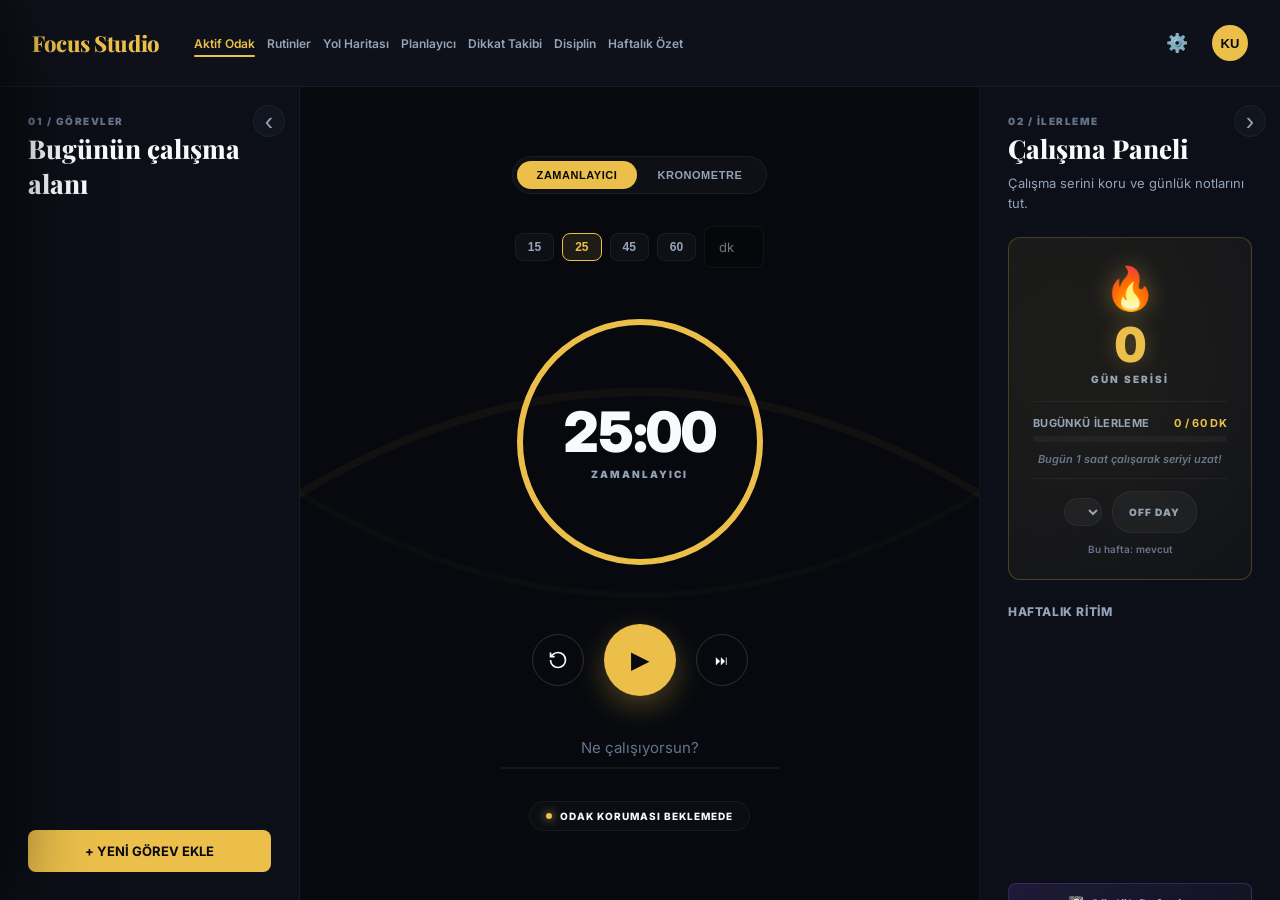
<file: web/index.html>
<!DOCTYPE html>
<html lang="tr">
<head>
    <meta charset="UTF-8">
    <meta name="viewport" content="width=device-width, initial-scale=1.0">
    <title>Focus OS - Focus Studio</title>
    <link rel="stylesheet" href="style.css?v=5">
</head>
<body>
    <main class="app-shell">
        <!-- HEADER -->
        <header class="studio-header">
            <div class="header-left">
                <a href="#" class="logo-serif">Focus Studio</a>
                <nav class="nav-links">
                    <button class="nav-link nav-button active" id="nav-focus" onclick="closeRoadmap()">Aktif Odak</button>
                    <button class="nav-link nav-button" id="nav-routines" onclick="openRoutines()">Rutinler</button>
                    <button class="nav-link nav-button" id="nav-roadmap" onclick="openRoadmap()">Yol Haritası</button>
                    <button class="nav-link nav-button" onclick="openPlanner()">Planlayıcı</button>
                    <button class="nav-link nav-button" onclick="toggleSidebarTab('guardian')">Dikkat Takibi</button>
                    <button class="nav-link nav-button" onclick="openDisciplineDashboard()">Disiplin</button>
                    <button class="nav-link nav-button" onclick="openWeeklyReviewManual()">Haftalık Özet</button>
                </nav>
            </div>
            <div class="header-right">
                <button class="header-icon-btn" onclick="toggleSidebar()" title="Ayarlar">⚙️</button>
                <div class="profile-hover-area" onmouseenter="ensureAvatarProfiles()">
                    <button id="user-avatar" class="avatar-circle" title="Profil ve veri ayarları" onclick="openPreferences()" aria-haspopup="menu">KU</button>
                    <div class="profile-quick-menu" role="menu" aria-label="Dikkat profilleri">
                        <div class="profile-quick-title">Dikkat profili</div>
                        <div id="avatar-profile-list" class="avatar-profile-list">
                            <div class="profile-quick-empty">Profiller yükleniyor…</div>
                        </div>
                        <button class="profile-settings-link" onclick="openPreferences()">Profil ve Veri Merkezi →</button>
                    </div>
                </div>
            </div>
        </header>

        <!-- MAIN LAYOUT GRID -->
        <div class="main-grid">
            <!-- LEFT PANEL: GÖREVLER -->
            <div class="widget-panel" id="left-panel">
                <button class="panel-collapse-button" onclick="toggleFocusPanel('left')" title="Bugünün çalışma alanını daralt" aria-label="Bugünün çalışma alanını aç veya kapat">‹</button>
                <div class="panel-kicker">01 / GÖREVLER</div>
                <div class="panel-title">Bugünün çalışma alanı</div>
                <div id="weekly-priorities-bar" class="weekly-priorities-bar" style="display:none;"></div>

                <!-- Combined Unified Scroll List -->
                <div id="tasks-list" class="scroll-list">
                    <!-- JS renders: Morning routines, Tasks, Evening routines -->
                </div>

                <!-- Bottom Add Button -->
                <button class="btn btn-primary btn-full mt-auto" onclick="openAddTaskModal()">+ YENİ GÖREV EKLE</button>
            </div>

            <!-- CENTER PANEL: TIMER -->
            <div class="widget-panel focus-panel" id="center-panel">
                <!-- SVG Wave Glow Background -->
                <div class="sine-wave-container">
                    <svg class="sine-wave-svg" viewBox="0 0 800 200" preserveAspectRatio="none">
                        <path d="M 0 100 Q 200 50, 400 100 T 800 100" fill="none" stroke="rgba(235, 191, 74, 0.08)" stroke-width="2"></path>
                        <path d="M 0 100 Q 200 150, 400 100 T 800 100" fill="none" stroke="rgba(235, 191, 74, 0.04)" stroke-width="1.5"></path>
                    </svg>
                </div>

                <div class="timer-wrapper">
                    <!-- Mode Switcher -->
                    <div class="mode-selector">
                        <button class="mode-btn active" id="mode-timer" onclick="switchMode('timer')">Zamanlayıcı</button>
                        <button class="mode-btn" id="mode-stopwatch" onclick="switchMode('stopwatch')">Kronometre</button>
                    </div>

                    <!-- Preset Selectors (Visible only when configuring) -->
                    <div id="timer-setup">
                        <div class="preset-row">
                            <button class="preset-btn" onclick="setPreset(15)">15</button>
                            <button class="preset-btn active" onclick="setPreset(25)">25</button>
                            <button class="preset-btn" onclick="setPreset(45)">45</button>
                            <button class="preset-btn" onclick="setPreset(60)">60</button>
                            <input type="number" id="customMinutes" class="custom-time-input" placeholder="dk" onchange="setCustomTime()">
                        </div>
                    </div>

                    <!-- Circular Progress Ring -->
                    <div class="timer-container">
                        <svg class="timer-svg" viewBox="0 0 200 200" aria-hidden="true">
                            <circle cx="100" cy="100" r="80" class="timer-bg-circle"></circle>
                            <circle id="timer-circle" cx="100" cy="100" r="80" class="timer-progress"
                                    stroke-dasharray="502.65" stroke-dashoffset="0"></circle>
                        </svg>
                        <div class="timer-text-group">
                            <span id="focus-timer-text" class="timer-digits">25:00</span>
                            <span id="timer-mode-label" class="timer-label">Zamanlayıcı</span>
                        </div>
                    </div>

                    <!-- Controls -->
                    <div id="timer-controls" class="timer-controls">
                        <!-- Left reset -->
                        <button onclick="resetTimer()" class="control-btn-circle" title="Sıfırla">
                            <svg viewBox="0 0 24 24" width="20" height="20" fill="none" stroke="currentColor" stroke-width="2"><path d="M3 12a9 9 0 1 0 9-9 9.75 9.75 0 0 0-6.74 2.74L3 8"/><path d="M3 3v5h5"/></svg>
                        </button>
                        <!-- Center Play/Pause -->
                        <button id="focusBtn" onclick="startFocus()" class="control-btn-circle main-btn" title="Başlat">
                            <span id="main-btn-icon">▶</span>
                        </button>
                        <!-- Right Skip -->
                        <button id="pauseBtn" onclick="togglePause()" class="control-btn-circle" style="display:none;" title="Duraklat">
                            ⏸
                        </button>
                        <button id="skipBtn" onclick="skipTimer()" class="control-btn-circle" title="Sonraki Görev / Geç">
                            ⏭
                        </button>
                    </div>

                    <!-- Subject Input -->
                    <input id="studySubjectInput" type="text" placeholder="Ne çalışıyorsun?" class="study-subject-input">

                    <!-- System Status Badge -->
                    <div class="status-pill-indicator" id="focus-runtime-status">
                        <span class="status-dot"></span>
                        Odak koruması beklemede
                    </div>
                </div>
            </div>

            <!-- RIGHT PANEL: ÇALIŞMA PANELİ -->
            <div class="widget-panel" id="right-panel">
                <button class="panel-collapse-button" onclick="toggleFocusPanel('right')" title="Çalışma panelini daralt" aria-label="Çalışma panelini aç veya kapat">›</button>
                <div class="panel-kicker">02 / İLERLEME</div>
                <div class="panel-title">Çalışma Paneli</div>
                <p class="panel-subtitle">Çalışma serini koru ve günlük notlarını tut.</p>

                <!-- Streak Widget -->
                <div class="streak-widget" id="streak-widget">
                    <div class="streak-flame-container">
                        <div class="streak-flame" id="streak-flame">🔥</div>
                    </div>
                    <div class="streak-info">
                        <div class="streak-number" id="streak-number">0</div>
                        <div class="streak-label">GÜN SERİSİ</div>
                    </div>
                    <div class="streak-progress-section">
                        <div class="streak-progress-label">
                            <span>Bugünkü ilerleme</span>
                            <span id="streak-progress-text" class="analysis-val">0 / 60 dk</span>
                        </div>
                        <div class="streak-progress-bar">
                            <div id="streak-progress-fill" class="streak-progress-fill"></div>
                        </div>
                        <div id="streak-motivation" class="streak-motivation">Bugün 1 saat çalışarak seriyi uzat!</div>
                    </div>
                    <div class="off-day-section">
                        <select id="off-day-date" class="off-day-date" title="OFF DAY uygulanacak gün" aria-label="OFF DAY uygulanacak gün"></select>
                        <button id="off-day-btn" class="btn btn-offday" onclick="useOffDay()">OFF DAY</button>
                        <span id="off-day-status" class="off-day-status">Bu hafta: mevcut</span>
                    </div>
                </div>

                <!-- Weekly Rhythm Chart -->
                <div class="analysis-section" style="margin-top: 24px;">
                    <div class="analysis-label-row">
                        <span>Haftalık Ritim</span>
                    </div>
                    <div id="historyChart" class="chart-container-right"></div>
                </div>

                <!-- Bottom Actions -->
                <div class="right-panel-actions">
                    <button class="btn btn-journal btn-full" onclick="openJournal()">
                        <span class="journal-btn-icon">📓</span> Günlük Defterim
                    </button>
                    <button class="btn btn-danger btn-full" onclick="endDayProtocol()">Günü sonlandır</button>
                </div>
            </div>
        </div>

        <!-- SIDEBAR BACKDROP OVERLAY -->
        <div id="sidebar-overlay" class="sidebar-overlay" onclick="toggleSidebar()"></div>

        <!-- SIDEBAR -->
        <div id="app-sidebar" class="app-sidebar">
            <div class="sidebar-header">
                <span class="sidebar-title">Ayarlar & Geçmiş</span>
                <button class="sidebar-close-btn" onclick="toggleSidebar()">✕</button>
            </div>
            
            <div class="sidebar-tabs">
                <button id="tab-btn-alltime" class="sidebar-tab-btn active" onclick="switchSidebarTab('alltime')">Tüm Zamanlar</button>
                <button id="tab-btn-guardian" class="sidebar-tab-btn" onclick="switchSidebarTab('guardian')">Siber Gardiyan</button>
            </div>
            
            <div class="sidebar-content">
                <!-- Tab: Tüm Zamanlar -->
                <div id="sidebar-tab-alltime" class="sidebar-tab-content active">
                    <div class="modal-desc">Geçmiş çalışma verilerinizi inceleyin ve süreleri düzenlemek için üzerlerine tıklayın.</div>
                    
                    <!-- Action button for repeat tasks inside sidebar -->
                    <button class="btn btn-soft btn-full mb-sm" onclick="openSmartRepeatModal()" style="margin-bottom: 20px;">🤖 AKILLI TEKRAR ASİSTANI</button>
                    
                    <table class="report-table">
                        <thead>
                            <tr>
                                <th>Tarih</th>
                                <th>Gün</th>
                                <th>Toplam Süre</th>
                            </tr>
                        </thead>
                        <tbody id="alltime-table-body">
                            <!-- Rendered via JS -->
                        </tbody>
                    </table>
                </div>
                
                <!-- Tab: Siber Gardiyan -->
                <div id="sidebar-tab-guardian" class="sidebar-tab-content">
                    <div class="modal-desc">Odaklanmanızı engelleyen uygulamaları (.exe) kara listeye ekleyin.</div>
                    
                    <div class="inline-form">
                        <button onclick="document.getElementById('exePicker').click()" class="btn btn-primary btn-full">📁 UYGULAMA (.EXE) EKLE</button>
                        <input type="file" id="exePicker" accept=".exe" style="display:none;">
                    </div>

                    <!-- El Sallama Modu Süre Sıklığı Ayarı -->
                    <div class="section-label">El Sallama Modu (Check-in)</div>
                    <div class="inline-form" style="align-items: center; justify-content: space-between;">
                        <span style="font-size:12px; color:var(--text-muted);">Kontrol sıklığı (dk):</span>
                        <div style="display: flex; gap: 8px; align-items: center;">
                            <input id="checkinIntervalInput" type="number" class="custom-time-input" value="10" min="1" style="width: 60px;">
                            <button id="checkinToggleBtn" class="btn btn-ghost btn-small" onclick="toggleCheckinMode()">El sallama modu: kapalı</button>
                        </div>
                    </div>

                    <div class="section-label">Ekran Süresi Raporu</div>
                    <button class="btn btn-ghost btn-full" onclick="openUsageReport()" style="margin-bottom: 20px;">📊 Kara Liste Ekran Süresi Raporu</button>
                    
                    <div class="section-label">Canlı Karaliste Listesi</div>
                    <div id="blacklist-ul" style="display: flex; flex-direction: column; gap: 10px;">
                        <!-- Blacklist apps rendered here -->
                    </div>
                </div>
            </div>
        </div>

        <!-- MODAL: YENİ GÖREV / ETKİNLİK EKLEME -->
        <div id="add-task-modal" class="modal-overlay">
            <div class="modal-box">
                <button class="modal-close" onclick="closeModal('add-task-modal')">×</button>
                <div class="modal-title">Yeni Öğe Ekle</div>
                <div class="modal-desc">Yeni bir odaklanma görevi veya geri sayımı olan önemli bir tarih ekleyin.</div>

                <div class="sidebar-tabs" style="border-radius: 8px; overflow: hidden; margin-bottom: 20px;">
                    <button id="add-tab-task" class="sidebar-tab-btn active" onclick="switchAddTab('task')">Odak Görevi</button>
                    <button id="add-tab-date" class="sidebar-tab-btn" onclick="switchAddTab('date')">Önemli Tarih</button>
                </div>

                <!-- Form: Odak Görevi -->
                <div id="add-form-task">
                    <div class="inline-form" style="flex-direction: column; gap: 12px; margin-bottom: 0;">
                        <div>
                            <label class="section-label" style="margin: 0 0 6px; display: block;">Görev Adı</label>
                            <input id="taskName" type="text" placeholder="Örn: C Programlama Çalışması" class="input-field">
                        </div>
                        <div>
                            <label class="section-label" style="margin: 0 0 6px; display: block;">Çalışma Süresi (Dakika)</label>
                            <input id="taskHours" type="number" placeholder="Dakika girin (Örn: 45)" class="input-field">
                        </div>
                        <button class="btn btn-primary btn-full" onclick="addNewFocusTask()" style="margin-top: 10px;">GÖREVİ LİSTEYE EKLE</button>
                    </div>
                </div>

                <!-- Form: Önemli Tarih -->
                <div id="add-form-date" style="display: none;">
                    <div class="inline-form" style="flex-direction: column; gap: 12px; margin-bottom: 0;">
                        <div>
                            <label class="section-label" style="margin: 0 0 6px; display: block;">Etkinlik / Sınav Adı</label>
                            <input id="importantDateName" type="text" placeholder="Örn: Matematik Vize Sınavı" class="input-field">
                        </div>
                        <div>
                            <label class="section-label" style="margin: 0 0 6px; display: block;">Tarih</label>
                            <input id="importantDatePicker" type="date" class="input-field">
                        </div>
                        <button class="btn btn-primary btn-full" onclick="addNewImportantDate()" style="margin-top: 10px;">ETKİNLİĞİ EKLE</button>
                    </div>
                </div>

                <!-- Form: Rutin Ekle -->
                <div id="add-form-routine" style="display: none;">
                    <div class="inline-form" style="flex-direction: column; gap: 12px; margin-bottom: 0;">
                        <div>
                            <label class="section-label" style="margin: 0 0 6px; display: block;">Zaman Dilimi</label>
                            <div class="period-tabs">
                                <button class="period-tab active" data-period="morning" onclick="selectRoutinePeriod('morning')">🌅 SABAH</button>
                                <button class="period-tab" data-period="noon" onclick="selectRoutinePeriod('noon')">☀️ ÖĞLEN</button>
                                <button class="period-tab" data-period="evening" onclick="selectRoutinePeriod('evening')">🌙 AKŞAM</button>
                            </div>
                        </div>
                        <div>
                            <label class="section-label" style="margin: 0 0 6px; display: block;">Rutin Adı</label>
                            <input id="routineName" type="text" placeholder="Örn: 10 dk meditasyon" class="input-field">
                        </div>
                        <div>
                            <label class="section-label" style="margin: 0 0 6px; display: block;">Süre (Dakika)</label>
                            <input id="routineDuration" type="number" placeholder="5" class="input-field" value="5">
                        </div>
                        <div>
                            <label class="section-label" style="margin: 0 0 6px; display: block;">İkon</label>
                            <div id="emoji-picker" class="emoji-picker-grid">
                                <button type="button" class="emoji-btn active" onclick="selectRoutineEmoji(this, '💧')">💧</button>
                                <button type="button" class="emoji-btn" onclick="selectRoutineEmoji(this, '🧘')">🧘</button>
                                <button type="button" class="emoji-btn" onclick="selectRoutineEmoji(this, '📖')">📖</button>
                                <button type="button" class="emoji-btn" onclick="selectRoutineEmoji(this, '✏️')">✏️</button>
                                <button type="button" class="emoji-btn" onclick="selectRoutineEmoji(this, '🏃')">🏃</button>
                                <button type="button" class="emoji-btn" onclick="selectRoutineEmoji(this, '🎯')">🎯</button>
                                <button type="button" class="emoji-btn" onclick="selectRoutineEmoji(this, '🌙')">🌙</button>
                                <button type="button" class="emoji-btn" onclick="selectRoutineEmoji(this, '☀️')">☀️</button>
                                <button type="button" class="emoji-btn" onclick="selectRoutineEmoji(this, '📝')">📝</button>
                                <button type="button" class="emoji-btn" onclick="selectRoutineEmoji(this, '💪')">💪</button>
                                <button type="button" class="emoji-btn" onclick="selectRoutineEmoji(this, '🧠')">🧠</button>
                                <button type="button" class="emoji-btn" onclick="selectRoutineEmoji(this, '🎵')">🎵</button>
                            </div>
                        </div>
                        <div>
                            <label class="section-label" style="margin: 0 0 6px; display: block;">Aktif Günler</label>
                            <div class="day-toggle-row">
                                <button type="button" class="day-toggle active" data-day="1" onclick="toggleRoutineDay(this)">Pzt</button>
                                <button type="button" class="day-toggle active" data-day="2" onclick="toggleRoutineDay(this)">Sal</button>
                                <button type="button" class="day-toggle active" data-day="3" onclick="toggleRoutineDay(this)">Çar</button>
                                <button type="button" class="day-toggle active" data-day="4" onclick="toggleRoutineDay(this)">Per</button>
                                <button type="button" class="day-toggle active" data-day="5" onclick="toggleRoutineDay(this)">Cum</button>
                                <button type="button" class="day-toggle active" data-day="6" onclick="toggleRoutineDay(this)">Cts</button>
                                <button type="button" class="day-toggle active" data-day="7" onclick="toggleRoutineDay(this)">Paz</button>
                            </div>
                        </div>
                        <button class="btn btn-primary btn-full" onclick="saveNewRoutine()" style="margin-top: 10px;">RUTİNİ LİSTEYE EKLE</button>
                    </div>
                </div>
            </div>
        </div>

        <!-- MODAL: AKILLI TEKRAR -->
        <div id="smart-modal" class="modal-overlay">
            <div class="modal-box">
                <button class="modal-close" onclick="closeModal('smart-modal')">×</button>
                <div class="modal-title">Akıllı Tekrar Asistanı</div>
                <div class="modal-desc">Bugünkü derslerinize göre tekrar görevleri oluşturun.</div>

                <div id="today-lessons-info" class="modal-info"></div>

                <div style="display: flex; flex-direction: column; gap: 12px; margin-bottom: 20px;">
                    <button class="btn btn-ghost btn-full" onclick="applyStrategy('daily')" style="justify-content: flex-start; text-align: left; height: auto; padding: 14px 20px; flex-direction: column; align-items: flex-start;">
                        <span style="font-weight: 800; color: var(--accent); margin-bottom: 4px;">🔄 Her Derse Akşam Tekrarı</span>
                        <span style="font-size: 11px; font-weight: 400; color: var(--text-muted);">Her dersin gününe 45 dakikalık bir akşam tekrarı atar.</span>
                    </button>
                    <button class="btn btn-ghost btn-full" onclick="applyStrategy('spaced')" style="justify-content: flex-start; text-align: left; height: auto; padding: 14px 20px; flex-direction: column; align-items: flex-start;">
                        <span style="font-weight: 800; color: var(--accent); margin-bottom: 4px;">📈 Unutma Eğrisi Metodu (1-3-7)</span>
                        <span style="font-size: 11px; font-weight: 400; color: var(--text-muted);">Öğrenilenleri kalıcı kılmak için 1, 3 ve 7 gün sonrasına tekrarlar böler.</span>
                    </button>
                </div>

                <div class="section-label">Bugünün Tekrar Görevleri</div>
                <div id="smart-tasks-list" style="display:flex; flex-direction:column; gap:8px; margin-bottom: 16px;"></div>

                <div class="section-label">Manuel Tekrar Görevi Ekle</div>
                <div class="inline-form">
                    <input id="manualTaskName" type="text" placeholder="Görev Adı" class="input-field">
                    <input id="manualTaskMin" type="number" placeholder="dk" class="custom-time-input">
                    <button class="btn btn-primary btn-small" onclick="addManualSmartTask()">Ekle</button>
                </div>
            </div>
        </div>

        <!-- MODAL: EKRAN SÜRESİ RAPORU -->
        <div id="usage-modal" class="modal-overlay">
            <div class="modal-box">
                <button class="modal-close" onclick="closeModal('usage-modal')">×</button>
                <div class="modal-title">Günlük Ekran Süresi Raporu</div>
                <div class="modal-desc">Kara listedeki kısıtlanmış uygulamaların bugünkü kullanım süreleri.</div>
                <table class="report-table">
                    <thead>
                        <tr>
                            <th>Uygulama</th>
                            <th>Toplam Kullanım Süresi</th>
                        </tr>
                    </thead>
                    <tbody id="usage-table-body">
                        <!-- Rendered via JS -->
                    </tbody>
                </table>
            </div>
        </div>

        <!-- MODAL: GÜNÜ BİTİR RAPORU -->
        <div id="endday-modal" class="modal-overlay">
            <div class="modal-box modal-wide">
                <button class="modal-close" onclick="closeModal('endday-modal')">×</button>
                <div class="modal-title">Gün Sonu Protokolü</div>
                <div class="modal-desc"><strong id="endday-stat">0</strong> dakika odaklandın. Günü bilinçli kapat ve yarına temiz başla.</div>
                <div id="endday-message" class="insight-banner"></div>
                <div class="form-grid-2">
                    <div>
                        <label class="section-label" for="endday-wins">Bugünün kazanımları</label>
                        <textarea id="endday-wins" class="input-field compact-textarea" placeholder="Neyi iyi yaptın?"></textarea>
                    </div>
                    <div>
                        <label class="section-label" for="endday-blockers">Seni ne engelledi?</label>
                        <textarea id="endday-blockers" class="input-field compact-textarea" placeholder="Yarın neyi değiştireceksin?"></textarea>
                    </div>
                </div>
                <label class="section-label" for="endday-first-task">Yarının ilk odak görevi</label>
                <input id="endday-first-task" class="input-field" placeholder="Sabah ilk başlayacağın iş">
                <div class="section-label">Yarına taşınacak görevler</div>
                <div id="endday-carry-list" class="selection-list"></div>
                <button class="btn btn-primary btn-full" onclick="finalizeDayReview()">Günü Kapat ve Yarını Hazırla</button>
            </div>
        </div>

        <!-- POPUP FALLBACK CHECK-IN OVERLAY (In case Always-On-Top fails) -->
        <div id="checkin-overlay" class="checkin-overlay">
            <div class="checkin-box">
                <div class="checkin-icon">⏳</div>
                <div class="checkin-title">Hala Çalışıyor musun?</div>
                <div class="checkin-desc">Odaklanmaya devam edip etmediğinizi doğrulamak için lütfen onaylayın.</div>
                <div id="checkin-countdown" class="checkin-countdown">10</div>
                <div class="checkin-actions">
                    <button class="btn btn-success" onclick="checkinYes()">Evet, Çalışıyorum</button>
                    <button class="btn btn-danger" onclick="checkinNo()">Hayır, Durdur</button>
                </div>
            </div>
        </div>
        <!-- MODAL: GÜNLÜK DEFTERİ -->
        <div id="journal-modal" class="modal-overlay">
            <div class="journal-book-wrapper">
                <div class="modal-box journal-box">
                    <button class="modal-close" onclick="closeJournal()">×</button>
                    <div class="journal-header">
                        <div class="journal-title-row">
                            <span class="journal-emoji">📓</span>
                            <div class="modal-title">Günlük Defterim</div>
                        </div>
                        <div class="journal-date-nav">
                            <button class="btn btn-ghost btn-small" onclick="journalPrevDay()">◀</button>
                            <span id="journal-date-display" class="journal-date-text"></span>
                            <button class="btn btn-ghost btn-small" onclick="journalNextDay()">▶</button>
                        </div>
                    </div>
                    <textarea id="journal-textarea" class="journal-textarea" placeholder="Bugün neler oldu? Düşüncelerini, notlarını buraya yaz..."></textarea>
                    <button class="btn btn-primary btn-full" onclick="saveJournalNote()" style="margin-bottom: 16px;">💾 Kaydet</button>
                    
                    <div class="section-label">Geçmiş Notlarım</div>
                    <div id="journal-history" class="journal-history"></div>
                </div>
            </div>
        </div>

        <!-- MODAL: ODAK SKORU -->
        <div id="focus-score-modal" class="modal-overlay">
            <div class="modal-box modal-center focus-score-box">
                <div class="modal-title">Bu seansı nasıl değerlendirirsin?</div>
                <div class="star-rating" id="star-rating">
                    <span class="star" data-score="1" onclick="selectFocusScore(1)">⭐</span>
                    <span class="star" data-score="2" onclick="selectFocusScore(2)">⭐</span>
                    <span class="star" data-score="3" onclick="selectFocusScore(3)">⭐</span>
                    <span class="star" data-score="4" onclick="selectFocusScore(4)">⭐</span>
                    <span class="star" data-score="5" onclick="selectFocusScore(5)">⭐</span>
                </div>
                <div id="focus-score-timer" class="focus-score-timer">10</div>
                <button class="btn btn-primary btn-full" onclick="saveFocusScore()">Kaydet</button>
            </div>
        </div>

        <!-- MODAL: HAFTALIK DEĞERLENDİRME -->
        <div id="weekly-review-modal" class="modal-overlay">
            <div class="modal-box weekly-review-box">
                <button class="modal-close" onclick="closeWeeklyReview()">×</button>
                <div class="modal-title">📊 Haftalık Değerlendirme</div>
                <div class="modal-desc">Geçen haftanın performans özeti</div>

                <div id="weekly-stats-grid" class="weekly-stats-grid"></div>

                <div class="section-label" style="margin-top: 20px;">Bu hafta ne üzerine çalışacaksın?</div>
                <div style="display:flex; flex-direction:column; gap:8px; margin-bottom:16px;">
                    <input id="priority-1" type="text" placeholder="Öncelik 1" class="input-field">
                    <input id="priority-2" type="text" placeholder="Öncelik 2" class="input-field">
                    <input id="priority-3" type="text" placeholder="Öncelik 3" class="input-field">
                </div>
                <button class="btn btn-primary btn-full" onclick="startWeek()" style="margin-bottom: 8px;">🚀 Haftaya Başla</button>
                <button class="btn btn-ghost btn-full" onclick="closeWeeklyReview()">Atla</button>
            </div>
        </div>
        <!-- ============================================= -->
        <!-- YOL HARİTASI (ROADMAP) TAM SAYFA GÖRÜNÜM -->
        <!-- ============================================= -->
        <div id="routines-view" class="routines-view">
            <div class="routines-topbar">
                <div>
                    <div class="routines-title">☀️ Rutinler</div>
                    <div class="routines-subtitle">Günün tekrar eden adımlarını tek yerden oluştur, düzenle ve yönet.</div>
                </div>
                <button class="btn btn-ghost" onclick="closeRoutines()">← Aktif Odağa Dön</button>
            </div>
            <div class="routines-workspace">
                <section class="routine-editor-card">
                    <div class="routine-card-heading" id="routine-editor-title">Yeni rutin oluştur</div>
                    <div id="routine-form-host"></div>
                    <button id="routine-edit-cancel" class="btn btn-ghost btn-full" style="display:none;" onclick="resetRoutineEditor()">Düzenlemeyi İptal Et</button>
                </section>
                <section class="routine-manager-card">
                    <div class="routine-manager-heading">
                        <div>
                            <div class="routine-card-heading">Tüm rutinler</div>
                            <div class="modal-desc">Bir rutini düzenleyebilir veya kalıcı olarak silebilirsin.</div>
                        </div>
                        <span id="routine-manager-count" class="routine-count-badge">0 rutin</span>
                    </div>
                    <div id="routine-manager-list" class="routine-manager-list"></div>
                </section>
            </div>
        </div>

        <div id="roadmap-view" class="roadmap-view">
            <!-- Top Bar -->
            <div class="roadmap-topbar">
                <div class="roadmap-topbar-left">
                    <button class="btn btn-ghost btn-small" onclick="closeRoadmap()" style="margin-right:12px;">← Geri</button>
                    <span class="roadmap-topbar-title">🗺️ Yol Haritası</span>
                </div>
                <div class="roadmap-topbar-right">
                    <button class="btn btn-ghost btn-small" onclick="openQuickRoadmapModal()">⚡ Hızlı Ekle</button>
                    <button class="btn btn-primary btn-small" onclick="openAddProgramModal()">+ Yeni Yol Haritası</button>
                </div>
            </div>

            <!-- Program Cards Container -->
            <div id="roadmap-content" class="roadmap-content">
                <button class="roadmap-quick-import-banner" type="button" onclick="openQuickRoadmapModal()">
                    <span class="roadmap-quick-import-icon">⚡</span>
                    <span class="roadmap-quick-import-copy">
                        <strong>Metinden Hızlı Yol Haritası</strong>
                        <small>Numaralı içeriği yapıştır; alt program, faz ve konular otomatik oluşsun.</small>
                    </span>
                    <span class="roadmap-quick-import-action">Hızlı Ekle →</span>
                </button>
                <!-- Empty State -->
                <div id="roadmap-empty" class="roadmap-empty">
                    <div class="roadmap-empty-icon">🗺️</div>
                    <div class="roadmap-empty-title">Henüz bir program oluşturmadın</div>
                    <div class="roadmap-empty-desc">Çalışma programını adım adım planlamak için yeni bir program ekle.</div>
                    <div class="roadmap-empty-actions">
                        <button class="btn btn-ghost" onclick="openQuickRoadmapModal()">⚡ Metinden Hızlı Oluştur</button>
                        <button class="btn btn-primary" onclick="openAddProgramModal()">+ İlk Programı Oluştur</button>
                    </div>
                </div>
                <!-- Programs render here -->
                <div id="roadmap-programs-list" class="roadmap-programs-list"></div>
            </div>
        </div>

        <!-- MODAL: PROGRAM EKLE/DÜZENLE -->
        <div id="roadmap-program-modal" class="modal-overlay">
            <div class="modal-box">
                <button class="modal-close" onclick="closeModal('roadmap-program-modal')">×</button>
                <div class="modal-title" id="roadmap-program-modal-title">Yeni Yol Haritası Ekle</div>
                <div class="modal-desc">Ana çalışma programını oluşturun (Örn: Bilgisayar Öğrenmek)</div>
                <div class="inline-form" style="flex-direction: column; gap: 12px; margin-bottom: 0;">
                    <div>
                        <label class="section-label" style="margin: 0 0 6px; display: block;">Program Adı</label>
                        <input id="roadmapProgramName" type="text" placeholder="Örn: Bilgisayar Öğrenmek" class="input-field">
                    </div>
                    <div>
                        <label class="section-label" style="margin: 0 0 6px; display: block;">İkon</label>
                        <div class="emoji-picker-grid" id="roadmap-program-emoji-picker">
                            <button type="button" class="emoji-btn active" onclick="selectRoadmapEmoji(this, '📚')">📚</button>
                            <button type="button" class="emoji-btn" onclick="selectRoadmapEmoji(this, '🖥️')">🖥️</button>
                            <button type="button" class="emoji-btn" onclick="selectRoadmapEmoji(this, '🎵')">🎵</button>
                            <button type="button" class="emoji-btn" onclick="selectRoadmapEmoji(this, '🎨')">🎨</button>
                            <button type="button" class="emoji-btn" onclick="selectRoadmapEmoji(this, '🔬')">🔬</button>
                            <button type="button" class="emoji-btn" onclick="selectRoadmapEmoji(this, '📐')">📐</button>
                            <button type="button" class="emoji-btn" onclick="selectRoadmapEmoji(this, '🌍')">🌍</button>
                            <button type="button" class="emoji-btn" onclick="selectRoadmapEmoji(this, '💻')">💻</button>
                            <button type="button" class="emoji-btn" onclick="selectRoadmapEmoji(this, '🧠')">🧠</button>
                            <button type="button" class="emoji-btn" onclick="selectRoadmapEmoji(this, '⚙️')">⚙️</button>
                            <button type="button" class="emoji-btn" onclick="selectRoadmapEmoji(this, '🏗️')">🏗️</button>
                            <button type="button" class="emoji-btn" onclick="selectRoadmapEmoji(this, '🚀')">🚀</button>
                        </div>
                    </div>
                    <input type="hidden" id="roadmapProgramEditId" value="">
                    <button class="btn btn-primary btn-full" onclick="saveRoadmapProgram()" style="margin-top: 10px;">KAYDET</button>
                </div>
            </div>
        </div>

        <!-- MODAL: METİNDEN HIZLI YOL HARİTASI -->
        <div id="quick-roadmap-modal" class="modal-overlay">
            <div class="modal-box modal-xwide quick-roadmap-modal-box">
                <button class="modal-close" onclick="closeModal('quick-roadmap-modal')">×</button>
                <div class="modal-title">⚡ Metinden Hızlı Yol Haritası</div>
                <div class="modal-desc">Numaralı içeriği yapıştır. En derin başlıklar konu, bir üstleri faz, daha üstleri alt program olur. Tekrarlanan satırlar otomatik temizlenir.</div>
                <div class="quick-roadmap-grid">
                    <section class="quick-roadmap-input-panel">
                        <label class="section-label" for="quickRoadmapName">Yol Haritası Adı</label>
                        <input id="quickRoadmapName" class="input-field" placeholder="Boş bırakırsan metinden tahmin edilir" oninput="updateQuickRoadmapPreview()">
                        <label class="section-label" for="quickRoadmapText">Numaralı İçerik</label>
                        <textarea id="quickRoadmapText" class="input-field quick-roadmap-textarea"
                                  placeholder="1.0 Giriş&#10;1.1 Temel Kavramlar&#10;1.1.1 İlk Konu&#10;1.1.2 İkinci Konu"
                                  oninput="updateQuickRoadmapPreview()"></textarea>
                    </section>
                    <section class="quick-roadmap-preview-panel" aria-live="polite">
                        <div class="quick-roadmap-preview-heading">
                            <span>Otomatik Önizleme</span>
                            <div id="quick-roadmap-counts" class="quick-roadmap-counts"></div>
                        </div>
                        <div id="quick-roadmap-preview" class="quick-roadmap-preview-empty">
                            Metni yapıştırdığında hiyerarşi burada görünür.
                        </div>
                    </section>
                </div>
                <div id="quick-roadmap-status" class="quick-roadmap-status"></div>
                <button id="quick-roadmap-create-btn" class="btn btn-primary btn-full" type="button"
                        onclick="createQuickRoadmap()" disabled>Analiz Et ve Yol Haritasını Oluştur</button>
            </div>
        </div>

        <!-- MODAL: ALT PROGRAM EKLE/DÜZENLE -->
        <div id="roadmap-sub-modal" class="modal-overlay">
            <div class="modal-box">
                <button class="modal-close" onclick="closeModal('roadmap-sub-modal')">×</button>
                <div class="modal-title" id="roadmap-sub-modal-title">Alt Program Ekle</div>
                <div class="modal-desc">Ana programın alt dalını oluşturun (Örn: Donanım, Yazılım)</div>
                <div class="inline-form" style="flex-direction: column; gap: 12px; margin-bottom: 0;">
                    <div>
                        <label class="section-label" style="margin: 0 0 6px; display: block;">Alt Program Adı</label>
                        <input id="roadmapSubName" type="text" placeholder="Örn: Donanım" class="input-field">
                    </div>
                    <div>
                        <label class="section-label" style="margin: 0 0 6px; display: block;">İkon</label>
                        <div class="emoji-picker-grid" id="roadmap-sub-emoji-picker">
                            <button type="button" class="emoji-btn active" onclick="selectRoadmapSubEmoji(this, '📂')">📂</button>
                            <button type="button" class="emoji-btn" onclick="selectRoadmapSubEmoji(this, '🔧')">🔧</button>
                            <button type="button" class="emoji-btn" onclick="selectRoadmapSubEmoji(this, '💾')">💾</button>
                            <button type="button" class="emoji-btn" onclick="selectRoadmapSubEmoji(this, '🖥️')">🖥️</button>
                            <button type="button" class="emoji-btn" onclick="selectRoadmapSubEmoji(this, '📱')">📱</button>
                            <button type="button" class="emoji-btn" onclick="selectRoadmapSubEmoji(this, '🌐')">🌐</button>
                            <button type="button" class="emoji-btn" onclick="selectRoadmapSubEmoji(this, '🔌')">🔌</button>
                            <button type="button" class="emoji-btn" onclick="selectRoadmapSubEmoji(this, '📡')">📡</button>
                            <button type="button" class="emoji-btn" onclick="selectRoadmapSubEmoji(this, '🧩')">🧩</button>
                            <button type="button" class="emoji-btn" onclick="selectRoadmapSubEmoji(this, '🎮')">🎮</button>
                            <button type="button" class="emoji-btn" onclick="selectRoadmapSubEmoji(this, '🛠️')">🛠️</button>
                            <button type="button" class="emoji-btn" onclick="selectRoadmapSubEmoji(this, '📊')">📊</button>
                        </div>
                    </div>
                    <input type="hidden" id="roadmapSubEditId" value="">
                    <input type="hidden" id="roadmapSubParentId" value="">
                    <button class="btn btn-primary btn-full" onclick="saveRoadmapSubprogram()" style="margin-top: 10px;">KAYDET</button>
                </div>
            </div>
        </div>

        <!-- MODAL: FAZ EKLE/DÜZENLE -->
        <div id="roadmap-phase-modal" class="modal-overlay">
            <div class="modal-box">
                <button class="modal-close" onclick="closeModal('roadmap-phase-modal')">×</button>
                <div class="modal-title" id="roadmap-phase-modal-title">Yeni Faz Ekle</div>
                <div class="modal-desc">Çalışma aşamasını belirleyin (Örn: Faz 1 — Temel Kavramlar)</div>
                <div class="inline-form" style="flex-direction: column; gap: 12px; margin-bottom: 0;">
                    <div>
                        <label class="section-label" style="margin: 0 0 6px; display: block;">Faz Adı</label>
                        <input id="roadmapPhaseName" type="text" placeholder="Örn: Faz 1 — Temel Kavramlar" class="input-field">
                    </div>
                    <input type="hidden" id="roadmapPhaseEditId" value="">
                    <input type="hidden" id="roadmapPhaseParentId" value="">
                    <button class="btn btn-primary btn-full" onclick="saveRoadmapPhase()" style="margin-top: 10px;">KAYDET</button>
                </div>
            </div>
        </div>

        <!-- MODAL: KONU EKLE/DÜZENLE -->
        <div id="roadmap-topic-modal" class="modal-overlay">
            <div class="modal-box">
                <button class="modal-close" onclick="closeModal('roadmap-topic-modal')">×</button>
                <div class="modal-title" id="roadmap-topic-modal-title">Yeni Konu Ekle</div>
                <div class="modal-desc">Öğrenilecek konuyu ekleyin</div>
                <div class="inline-form" style="flex-direction: column; gap: 12px; margin-bottom: 0;">
                    <div>
                        <label class="section-label" style="margin: 0 0 6px; display: block;">Konu Başlığı</label>
                        <input id="roadmapTopicTitle" type="text" placeholder="Örn: Pointer temeli" class="input-field">
                    </div>
                    <div>
                        <label class="section-label" style="margin: 0 0 6px; display: block;">Açıklama (opsiyonel)</label>
                        <input id="roadmapTopicDesc" type="text" placeholder="Örn: malloc, free, double pointer" class="input-field">
                    </div>
                    <div class="form-grid-2">
                        <div>
                            <label class="section-label" for="roadmapTopicEstimate">Tahmini Süre (dk)</label>
                            <input id="roadmapTopicEstimate" type="number" min="1" value="60" class="input-field">
                        </div>
                        <div>
                            <label class="section-label" for="roadmapTopicDueDate">Hedef Tarih</label>
                            <input id="roadmapTopicDueDate" type="date" class="input-field">
                        </div>
                        <div>
                            <label class="section-label" for="roadmapTopicPriority">Öncelik</label>
                            <select id="roadmapTopicPriority" class="input-field">
                                <option value="1">P1 — Kritik</option>
                                <option value="2" selected>P2 — Yüksek</option>
                                <option value="3">P3 — Normal</option>
                                <option value="4">P4 — Düşük</option>
                            </select>
                        </div>
                        <div>
                            <label class="section-label" for="roadmapTopicDifficulty">Zorluk</label>
                            <select id="roadmapTopicDifficulty" class="input-field">
                                <option value="1">1 — Kolay</option>
                                <option value="2">2</option>
                                <option value="3" selected>3 — Orta</option>
                                <option value="4">4</option>
                                <option value="5">5 — Zor</option>
                            </select>
                        </div>
                    </div>
                    <input type="hidden" id="roadmapTopicEditId" value="">
                    <input type="hidden" id="roadmapTopicParentId" value="">
                    <button class="btn btn-primary btn-full" onclick="saveRoadmapTopic()" style="margin-top: 10px;">KAYDET</button>
                </div>
            </div>
        </div>

        <!-- MODAL: HAFTALIK PLANLAYICI -->
        <div id="planner-modal" class="modal-overlay">
            <div class="modal-box modal-xwide">
                <button class="modal-close" onclick="closeModal('planner-modal')">×</button>
                <div class="modal-title">📅 Haftalık Planlayıcı</div>
                <div class="modal-desc">Yol haritasını bu haftanın gerçek kapasitesine dönüştür.</div>
                <div class="planner-toolbar">
                    <input id="planner-title" class="input-field" placeholder="Yeni plan öğesi">
                    <input id="planner-date" type="date" class="input-field">
                    <input id="planner-duration" type="number" min="1" value="45" class="input-field" title="Dakika">
                    <select id="planner-priority" class="input-field">
                        <option value="1">P1</option><option value="2" selected>P2</option>
                        <option value="3">P3</option><option value="4">P4</option>
                    </select>
                    <button class="btn btn-primary" onclick="addPlannerItem()">Ekle</button>
                </div>
                <div id="planner-week-label" class="section-label"></div>
                <div id="planner-board" class="planner-board"></div>
                <div class="planner-schedule-panel">
                    <div class="section-label">Tekrarlayan Ders Programı</div>
                    <div class="modal-desc">Her satır: gün, ders ve süre. Kaydettiğinde yalnızca bugünün eksik görevi oluşturulur; kopya üretmez.</div>
                    <div id="schedule-entries" class="schedule-entries"></div>
                    <div class="inline-actions">
                        <button class="btn btn-ghost" onclick="addScheduleRow()">+ Ders Satırı</button>
                        <button class="btn btn-primary" onclick="saveWeeklySchedule()">Programı Kaydet</button>
                    </div>
                </div>
            </div>
        </div>

        <!-- MODAL: YOL HARİTASI KONUSUNU PLANLA -->
        <div id="schedule-topic-modal" class="modal-overlay">
            <div class="modal-box">
                <button class="modal-close" onclick="closeModal('schedule-topic-modal')">×</button>
                <div class="modal-title">Konuyu Haftaya Planla</div>
                <div id="schedule-topic-name" class="modal-desc"></div>
                <input id="schedule-topic-id" type="hidden">
                <label class="section-label" for="schedule-topic-date">Çalışma tarihi</label>
                <input id="schedule-topic-date" type="date" class="input-field">
                <label class="section-label" for="schedule-topic-duration">Süre (dk)</label>
                <input id="schedule-topic-duration" type="number" min="1" class="input-field">
                <label class="section-label" for="schedule-topic-priority">Öncelik</label>
                <select id="schedule-topic-priority" class="input-field">
                    <option value="1">P1 — Kritik</option><option value="2">P2 — Yüksek</option>
                    <option value="3">P3 — Normal</option><option value="4">P4 — Düşük</option>
                </select>
                <button class="btn btn-primary btn-full" onclick="scheduleRoadmapTopic()">Planla ve Görev Oluştur</button>
            </div>
        </div>

        <!-- MODAL: DİSİPLİN PANELİ -->
        <div id="discipline-modal" class="modal-overlay">
            <div class="modal-box modal-wide">
                <button class="modal-close" onclick="closeModal('discipline-modal')">×</button>
                <div class="modal-title">🎯 Disiplin Paneli</div>
                <div class="modal-desc">Dakika toplamından fazlası: plan uyumu, odak kalitesi ve davranış tutarlılığı.</div>
                <div id="discipline-metrics" class="discipline-grid"></div>
                <div id="discipline-insight" class="insight-banner"></div>
            </div>
        </div>

        <!-- MODAL: PROFİL, DİKKAT VE VERİ -->
        <div id="preferences-modal" class="modal-overlay">
            <div class="modal-box modal-xwide">
                <button class="modal-close" onclick="closeModal('preferences-modal')">×</button>
                <div class="modal-title">⚙️ Profil ve Veri Merkezi</div>
                <div class="settings-columns">
                    <section>
                        <div class="section-label">Kişisel Hedef</div>
                        <label class="section-label" for="pref-user-name">Adın</label>
                        <input id="pref-user-name" class="input-field" placeholder="Adın">
                        <label class="section-label" for="pref-daily-target">Günlük hedef (dk)</label>
                        <input id="pref-daily-target" type="number" min="1" class="input-field" value="60">
                        <button class="btn btn-primary btn-full" onclick="savePreferences()">Ayarları Kaydet</button>
                    </section>
                    <section>
                        <div class="section-label">Dikkat Profilleri</div>
                        <div id="focus-profile-list" class="profile-list"></div>
                        <div class="inline-actions">
                            <input id="new-profile-name" class="input-field" placeholder="Yeni profil adı">
                            <button class="btn btn-ghost" onclick="createFocusProfile()">Ekle</button>
                        </div>
                        <div class="profile-config-grid">
                            <label>İzin süresi (sn)<input id="profile-grace" type="number" min="0" value="120" class="input-field"></label>
                            <label>Check-in (dk)<input id="profile-checkin" type="number" min="0" value="10" class="input-field"></label>
                            <label class="toggle-label"><input id="profile-focus-only" type="checkbox" checked> Yalnızca odak sırasında uygula</label>
                            <label class="toggle-label"><input id="profile-pause-on-lock" type="checkbox" checked> Windows kilitlendiğinde kronometreyi duraklat</label>
                        </div>
                        <button class="btn btn-ghost btn-full" onclick="saveActiveProfileConfig()">Aktif Profili Güncelle</button>
                    </section>
                    <section>
                        <div class="section-label">Yedekleme ve Dışa Aktarma</div>
                        <div class="inline-actions">
                            <button class="btn btn-primary" onclick="createBackup()">Yedek Oluştur</button>
                            <button class="btn btn-ghost" onclick="exportAllData()">JSON + CSV Aktar</button>
                        </div>
                        <div id="backup-status" class="modal-desc"></div>
                        <div id="backup-list" class="backup-list"></div>
                    </section>
                </div>
            </div>
        </div>
    </main>

    <script src="roadmap_parser.js?v=1"></script>
    <script src="app.js?v=6"></script>
    <script src="autocomplete.js?v=1"></script>
</body>
</html>
</file>
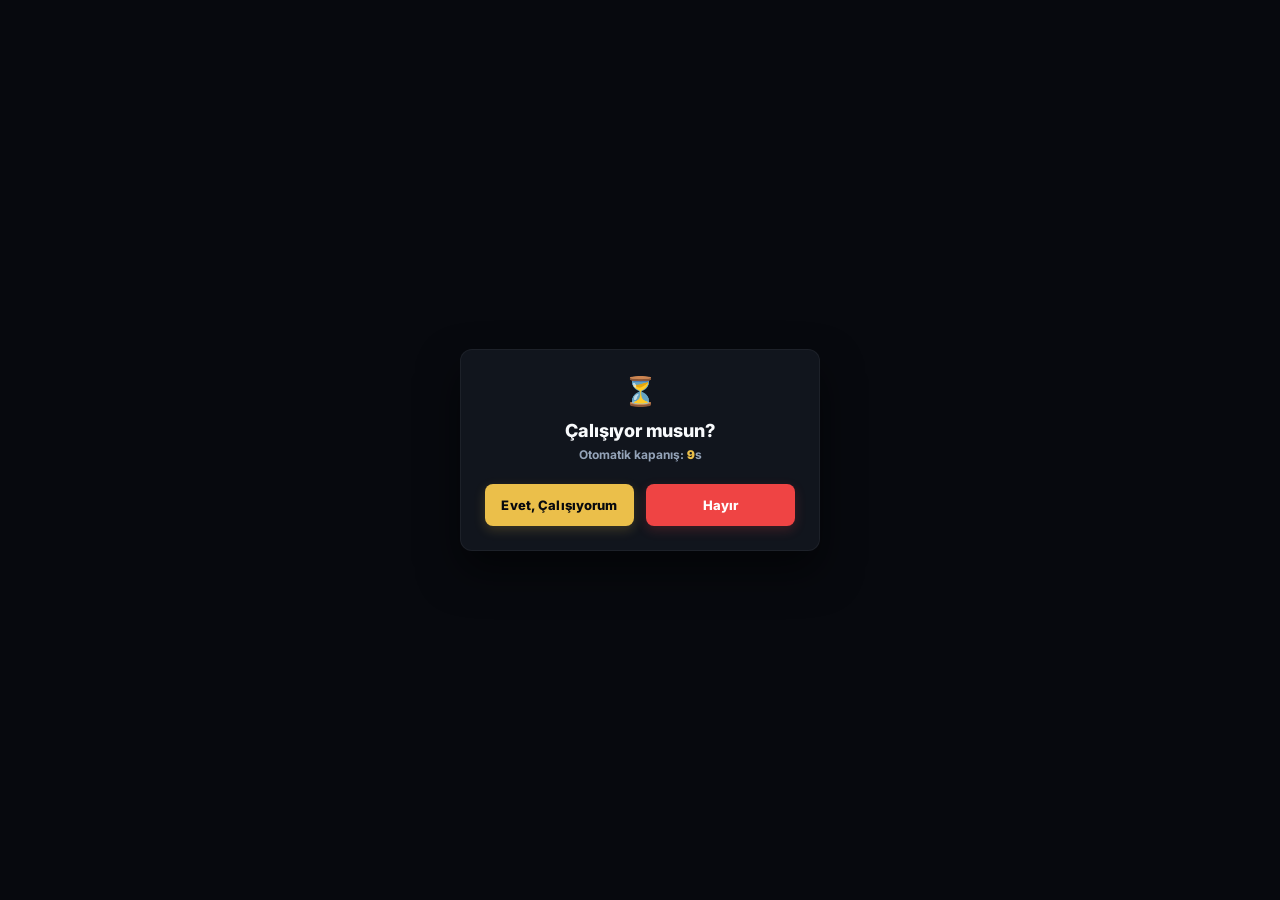
<file: web/checkin_popup.html>
<!DOCTYPE html>
<html lang="tr">
<head>
    <meta charset="UTF-8">
    <title>Focus OS - Kontrol</title>
    <style>
        @import url('https://fonts.googleapis.com/css2?family=Inter:wght@500;700;800;900&display=swap');

        * {
            margin: 0;
            padding: 0;
            box-sizing: border-box;
        }

        body {
            font-family: 'Inter', -apple-system, BlinkMacSystemFont, sans-serif;
            background: #07090E;
            display: flex;
            align-items: center;
            justify-content: center;
            height: 100vh;
            overflow: hidden;
            -webkit-font-smoothing: antialiased;
            user-select: none;
            color: #F8FAFC;
        }

        .popup-card {
            text-align: center;
            padding: 24px;
            width: 100%;
            max-width: 360px;
            background: #11151D;
            border: 1px solid rgba(255, 255, 255, 0.05);
            border-radius: 12px;
            box-shadow: 0 20px 40px rgba(0, 0, 0, 0.5);
        }

        .popup-icon {
            font-size: 28px;
            margin-bottom: 12px;
        }

        .popup-question {
            font-size: 18px;
            font-weight: 800;
            color: #F8FAFC;
            margin-bottom: 6px;
            letter-spacing: -0.01em;
        }

        .popup-timer {
            font-size: 12px;
            font-weight: 700;
            color: #94A3B8;
            margin-bottom: 22px;
        }

        .popup-timer span {
            color: #EBBF4A;
            font-weight: 900;
            font-variant-numeric: tabular-nums;
        }

        .popup-actions {
            display: flex;
            gap: 12px;
        }

        .btn {
            flex: 1;
            height: 42px;
            border: none;
            border-radius: 8px;
            font-family: inherit;
            font-size: 13px;
            font-weight: 800;
            cursor: pointer;
            transition: transform 0.15s ease, box-shadow 0.15s ease, opacity 0.15s ease;
            letter-spacing: 0.01em;
        }

        .btn:active {
            transform: scale(0.97);
        }

        .btn-yes {
            background: #EBBF4A;
            color: #07090E;
            box-shadow: 0 4px 12px rgba(235, 191, 74, 0.2);
        }

        .btn-yes:hover {
            background: #F5D06A;
            box-shadow: 0 6px 16px rgba(235, 191, 74, 0.3);
        }

        .btn-no {
            background: #EF4444;
            color: #fff;
            box-shadow: 0 4px 12px rgba(239, 68, 68, 0.2);
        }

        .btn-no:hover {
            background: #dc2626;
            box-shadow: 0 6px 16px rgba(239, 68, 68, 0.3);
        }
    </style>
</head>
<body>
    <div class="popup-card">
        <div class="popup-icon">⏳</div>
        <div class="popup-question">Çalışıyor musun?</div>
        <div class="popup-timer">Otomatik kapanış: <span id="countdown">10</span>s</div>
        <div class="popup-actions">
            <button class="btn btn-yes" onclick="handleYes()">Evet, Çalışıyorum</button>
            <button class="btn btn-no" onclick="handleNo()">Hayır</button>
        </div>
    </div>

    <script>
        let timeLeft = 10;
        const countdownEl = document.getElementById('countdown');

        const timer = setInterval(() => {
            timeLeft--;
            countdownEl.textContent = timeLeft;
            if (timeLeft <= 0) {
                clearInterval(timer);
            }
        }, 1000);

        function handleYes() {
            clearInterval(timer);
            if (window.pywebview && window.pywebview.api) {
                window.pywebview.api.checkin_popup_yes();
            }
        }

        function handleNo() {
            clearInterval(timer);
            if (window.pywebview && window.pywebview.api) {
                window.pywebview.api.checkin_popup_no();
            }
        }
    </script>
</body>
</html>
</file>
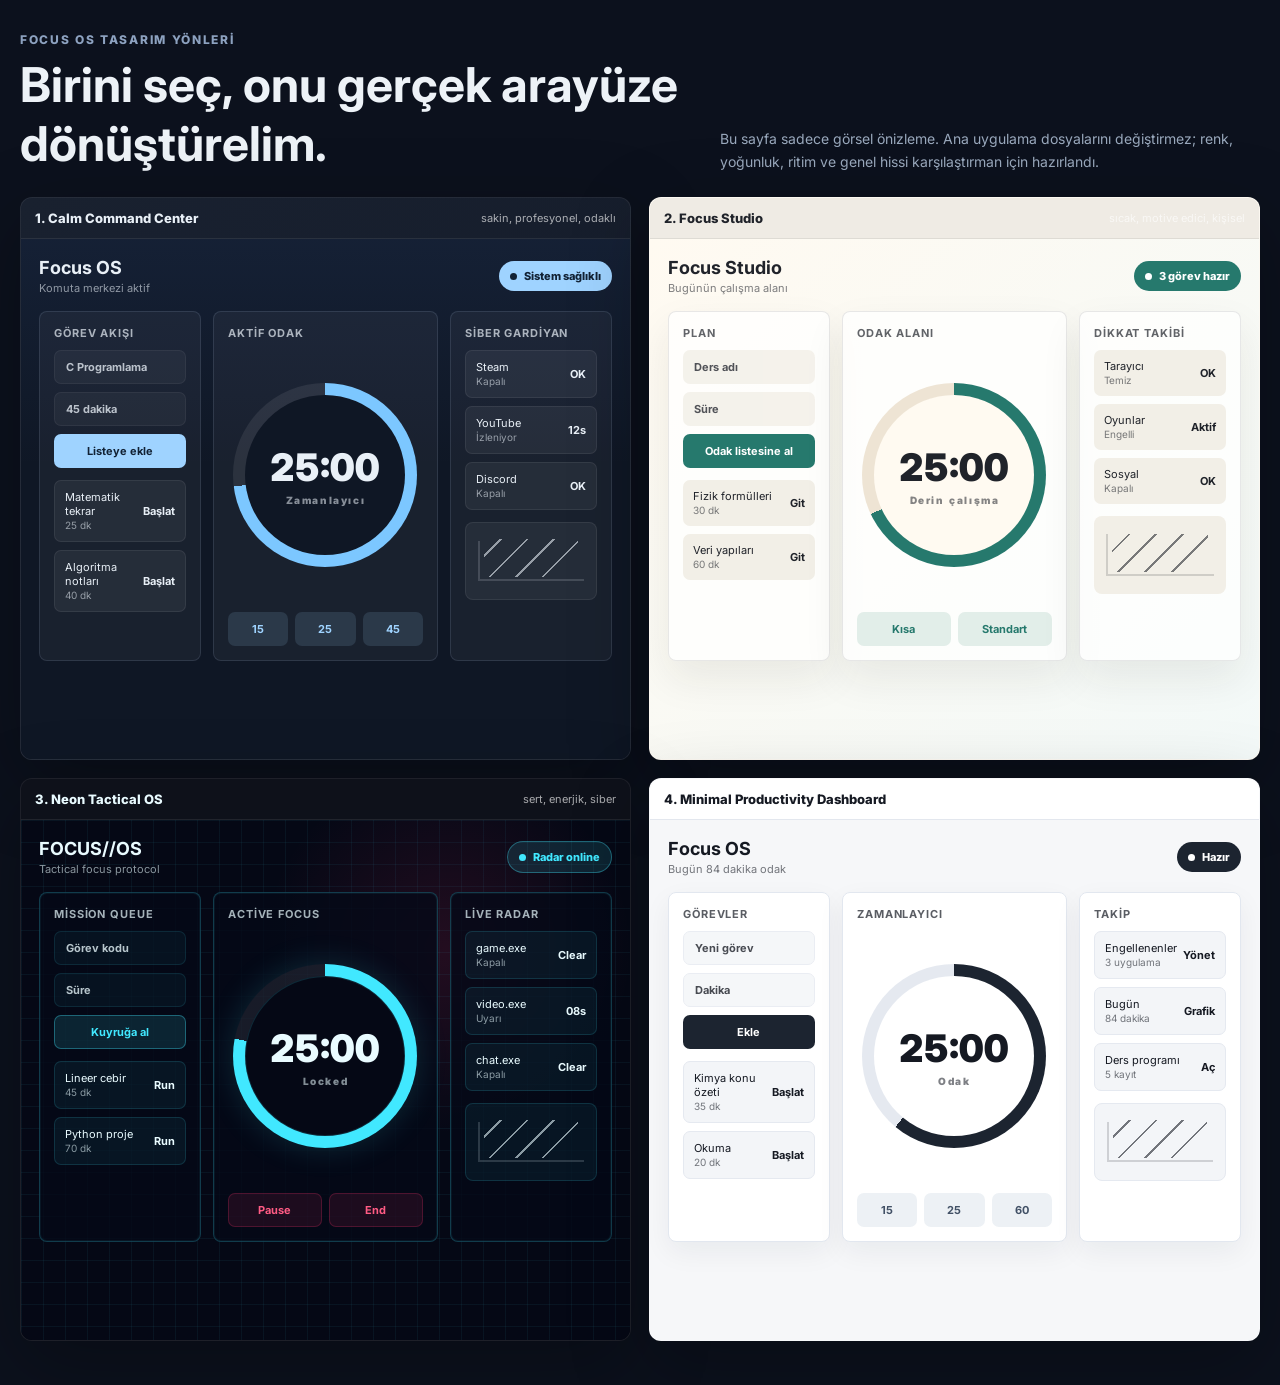
<file: web/design-previews.html>
<!DOCTYPE html>
<html lang="tr">
<head>
    <meta charset="UTF-8">
    <meta name="viewport" content="width=device-width, initial-scale=1.0">
    <title>Focus OS - Tasarım Önizlemeleri</title>
    <link rel="preconnect" href="https://fonts.googleapis.com">
    <link rel="preconnect" href="https://fonts.gstatic.com" crossorigin>
    <link href="https://fonts.googleapis.com/css2?family=Inter:wght@400;500;600;700;800;900&display=swap" rel="stylesheet">
    <style>
        * {
            box-sizing: border-box;
        }

        body {
            margin: 0;
            min-height: 100vh;
            font-family: Inter, system-ui, sans-serif;
            background: #0c111d;
            color: #edf2f7;
        }

        .page {
            width: min(1440px, calc(100% - 40px));
            margin: 0 auto;
            padding: 32px 0 44px;
        }

        .header {
            display: flex;
            justify-content: space-between;
            gap: 20px;
            align-items: flex-end;
            margin-bottom: 24px;
        }

        .eyebrow {
            color: #8da2c0;
            font-size: 12px;
            font-weight: 800;
            letter-spacing: .14em;
            text-transform: uppercase;
            margin-bottom: 8px;
        }

        h1 {
            margin: 0;
            font-size: clamp(28px, 4vw, 48px);
            letter-spacing: 0;
        }

        .header p {
            max-width: 540px;
            margin: 0;
            color: #9aa9bd;
            line-height: 1.6;
            font-size: 14px;
        }

        .preview-grid {
            display: grid;
            grid-template-columns: repeat(2, minmax(0, 1fr));
            gap: 18px;
        }

        .preview {
            border: 1px solid rgba(255,255,255,.1);
            border-radius: 12px;
            overflow: hidden;
            min-height: 560px;
            box-shadow: 0 24px 80px rgba(0,0,0,.28);
        }

        .preview-bar {
            display: flex;
            justify-content: space-between;
            align-items: center;
            padding: 12px 14px;
            border-bottom: 1px solid rgba(255,255,255,.08);
            background: rgba(255,255,255,.04);
        }

        .preview-name {
            font-size: 13px;
            font-weight: 800;
        }

        .preview-tag {
            font-size: 11px;
            color: rgba(255,255,255,.64);
        }

        .screen {
            padding: 18px;
            min-height: 520px;
        }

        .app-top {
            display: flex;
            justify-content: space-between;
            align-items: center;
            gap: 12px;
            margin-bottom: 16px;
        }

        .brand {
            display: flex;
            flex-direction: column;
            gap: 3px;
        }

        .brand strong {
            font-size: 18px;
        }

        .brand span {
            font-size: 11px;
            color: currentColor;
            opacity: .58;
        }

        .status-pill {
            display: inline-flex;
            align-items: center;
            gap: 7px;
            border-radius: 999px;
            padding: 8px 11px;
            font-size: 11px;
            font-weight: 800;
            white-space: nowrap;
        }

        .dot {
            width: 7px;
            height: 7px;
            border-radius: 999px;
            background: currentColor;
        }

        .layout {
            display: grid;
            grid-template-columns: .9fr 1.25fr .9fr;
            gap: 12px;
        }

        .panel {
            min-height: 210px;
            border-radius: 8px;
            padding: 14px;
            border: 1px solid rgba(255,255,255,.1);
        }

        .panel h2 {
            margin: 0 0 10px;
            font-size: 11px;
            letter-spacing: .08em;
            text-transform: uppercase;
            color: inherit;
            opacity: .7;
        }

        .input,
        .button,
        .mini-button {
            height: 34px;
            border-radius: 7px;
            display: flex;
            align-items: center;
            padding: 0 11px;
            font-size: 11px;
            font-weight: 700;
        }

        .input {
            margin-bottom: 8px;
            opacity: .78;
        }

        .button {
            justify-content: center;
            margin-bottom: 12px;
        }

        .list {
            display: grid;
            gap: 8px;
        }

        .item {
            min-height: 42px;
            border-radius: 7px;
            display: flex;
            justify-content: space-between;
            align-items: center;
            padding: 9px 10px;
            font-size: 11px;
        }

        .item span {
            opacity: .58;
            font-size: 10px;
        }

        .timer {
            display: grid;
            place-items: center;
            min-height: 250px;
        }

        .ring {
            width: 184px;
            height: 184px;
            border-radius: 50%;
            display: grid;
            place-items: center;
            position: relative;
        }

        .ring::before {
            content: "";
            position: absolute;
            inset: 12px;
            border-radius: inherit;
        }

        .time {
            position: relative;
            z-index: 1;
            font-size: 38px;
            font-weight: 900;
            font-variant-numeric: tabular-nums;
        }

        .time small {
            display: block;
            margin-top: 4px;
            text-align: center;
            font-size: 10px;
            letter-spacing: .16em;
            opacity: .55;
        }

        .controls {
            display: flex;
            gap: 7px;
            margin-top: 12px;
        }

        .mini-button {
            flex: 1;
            justify-content: center;
        }

        .chart {
            height: 78px;
            margin-top: 12px;
            border-radius: 8px;
            position: relative;
            overflow: hidden;
        }

        .chart::before {
            content: "";
            position: absolute;
            inset: 18px 12px;
            border-bottom: 2px solid currentColor;
            border-left: 2px solid currentColor;
            opacity: .16;
        }

        .chart::after {
            content: "";
            position: absolute;
            left: 18px;
            right: 18px;
            bottom: 22px;
            height: 38px;
            background: linear-gradient(135deg, transparent 0 12%, currentColor 12% 14%, transparent 14% 32%, currentColor 32% 34%, transparent 34% 52%, currentColor 52% 54%, transparent 54% 72%, currentColor 72% 74%, transparent 74%);
            opacity: .58;
        }

        .calm {
            background: linear-gradient(135deg, #101827, #0b1220);
            color: #e9f0f7;
        }

        .calm .screen {
            background:
                linear-gradient(180deg, rgba(91, 141, 239, .08), transparent 44%),
                #0f1725;
        }

        .calm .panel {
            background: rgba(255,255,255,.045);
            border-color: rgba(142, 162, 190, .18);
        }

        .calm .input,
        .calm .item,
        .calm .chart {
            background: rgba(255,255,255,.055);
            border: 1px solid rgba(255,255,255,.07);
        }

        .calm .button,
        .calm .status-pill {
            color: #122235;
            background: #9fd3ff;
        }

        .calm .mini-button {
            background: rgba(159,211,255,.13);
            color: #9fd3ff;
        }

        .calm .ring {
            background: conic-gradient(#7cc7ff 0 73%, rgba(255,255,255,.08) 73% 100%);
        }

        .calm .ring::before {
            background: #0f1725;
        }

        .studio {
            background: #fbf7ef;
            color: #20232a;
        }

        .studio .screen {
            background: linear-gradient(135deg, #fffaf1, #f3f9f8);
        }

        .studio .preview-bar {
            background: rgba(26, 30, 35, .05);
            border-color: rgba(26,30,35,.08);
        }

        .studio .panel {
            background: rgba(255,255,255,.72);
            border-color: rgba(32,35,42,.1);
            box-shadow: 0 18px 40px rgba(42, 35, 26, .08);
        }

        .studio .input,
        .studio .item,
        .studio .chart {
            background: #f2efe7;
        }

        .studio .button,
        .studio .status-pill {
            color: #fff;
            background: #26796d;
        }

        .studio .mini-button {
            background: #e2eee9;
            color: #26796d;
        }

        .studio .ring {
            background: conic-gradient(#26796d 0 68%, #eee4d4 68% 100%);
        }

        .studio .ring::before {
            background: #fffaf1;
        }

        .tactical {
            background: #040711;
            color: #e9fbff;
        }

        .tactical .screen {
            background:
                linear-gradient(rgba(65, 232, 255, .055) 1px, transparent 1px),
                linear-gradient(90deg, rgba(65, 232, 255, .055) 1px, transparent 1px),
                radial-gradient(circle at 70% 25%, rgba(255, 50, 107, .12), transparent 32%),
                #050815;
            background-size: 22px 22px, 22px 22px, auto, auto;
        }

        .tactical .panel {
            background: rgba(4, 10, 24, .78);
            border-color: rgba(64, 232, 255, .23);
            box-shadow: inset 0 0 0 1px rgba(64,232,255,.06);
        }

        .tactical .input,
        .tactical .item,
        .tactical .chart {
            background: rgba(64,232,255,.06);
            border: 1px solid rgba(64,232,255,.14);
        }

        .tactical .button,
        .tactical .status-pill {
            background: rgba(64,232,255,.12);
            color: #41e8ff;
            border: 1px solid rgba(64,232,255,.34);
        }

        .tactical .mini-button {
            background: rgba(255,50,107,.1);
            color: #ff5b84;
            border: 1px solid rgba(255,50,107,.22);
        }

        .tactical .ring {
            background: conic-gradient(#41e8ff 0 78%, rgba(255,255,255,.08) 78% 100%);
            box-shadow: 0 0 32px rgba(64,232,255,.15);
        }

        .tactical .ring::before {
            background: #050815;
            border: 1px solid rgba(64,232,255,.15);
        }

        .minimal {
            background: #f6f7f9;
            color: #151922;
        }

        .minimal .screen {
            background: #f6f7f9;
        }

        .minimal .preview-bar {
            background: #fff;
            border-color: #e3e7ee;
        }

        .minimal .panel {
            background: #fff;
            border-color: #e2e7ef;
            box-shadow: 0 10px 28px rgba(25,32,45,.06);
        }

        .minimal .input,
        .minimal .item,
        .minimal .chart {
            background: #f3f5f8;
            border: 1px solid #e5e9f0;
        }

        .minimal .button,
        .minimal .status-pill {
            color: #fff;
            background: #1c2430;
        }

        .minimal .mini-button {
            background: #edf1f5;
            color: #425166;
        }

        .minimal .ring {
            background: conic-gradient(#1c2430 0 61%, #e5e9f0 61% 100%);
        }

        .minimal .ring::before {
            background: #fff;
        }

        @media (max-width: 1100px) {
            .preview-grid {
                grid-template-columns: 1fr;
            }
        }

        @media (max-width: 720px) {
            .page {
                width: min(100% - 24px, 1440px);
                padding-top: 22px;
            }

            .header {
                display: block;
            }

            .header p {
                margin-top: 12px;
            }

            .layout {
                grid-template-columns: 1fr;
            }

            .preview {
                min-height: auto;
            }
        }
    </style>
</head>
<body>
    <main class="page">
        <header class="header">
            <div>
                <div class="eyebrow">Focus OS tasarım yönleri</div>
                <h1>Birini seç, onu gerçek arayüze dönüştürelim.</h1>
            </div>
            <p>Bu sayfa sadece görsel önizleme. Ana uygulama dosyalarını değiştirmez; renk, yoğunluk, ritim ve genel hissi karşılaştırman için hazırlandı.</p>
        </header>

        <section class="preview-grid">
            <article class="preview calm">
                <div class="preview-bar">
                    <div class="preview-name">1. Calm Command Center</div>
                    <div class="preview-tag">sakin, profesyonel, odaklı</div>
                </div>
                <div class="screen">
                    <div class="app-top">
                        <div class="brand"><strong>Focus OS</strong><span>Komuta merkezi aktif</span></div>
                        <div class="status-pill"><i class="dot"></i> Sistem sağlıklı</div>
                    </div>
                    <div class="layout">
                        <div class="panel">
                            <h2>Görev akışı</h2>
                            <div class="input">C Programlama</div>
                            <div class="input">45 dakika</div>
                            <div class="button">Listeye ekle</div>
                            <div class="list">
                                <div class="item"><div>Matematik tekrar<br><span>25 dk</span></div><b>Başlat</b></div>
                                <div class="item"><div>Algoritma notları<br><span>40 dk</span></div><b>Başlat</b></div>
                            </div>
                        </div>
                        <div class="panel">
                            <h2>Aktif odak</h2>
                            <div class="timer"><div class="ring"><div class="time">25:00<small>Zamanlayıcı</small></div></div></div>
                            <div class="controls"><div class="mini-button">15</div><div class="mini-button">25</div><div class="mini-button">45</div></div>
                        </div>
                        <div class="panel">
                            <h2>Siber gardiyan</h2>
                            <div class="list">
                                <div class="item"><div>Steam<br><span>Kapalı</span></div><b>OK</b></div>
                                <div class="item"><div>YouTube<br><span>İzleniyor</span></div><b>12s</b></div>
                                <div class="item"><div>Discord<br><span>Kapalı</span></div><b>OK</b></div>
                            </div>
                            <div class="chart"></div>
                        </div>
                    </div>
                </div>
            </article>

            <article class="preview studio">
                <div class="preview-bar">
                    <div class="preview-name">2. Focus Studio</div>
                    <div class="preview-tag">sıcak, motive edici, kişisel</div>
                </div>
                <div class="screen">
                    <div class="app-top">
                        <div class="brand"><strong>Focus Studio</strong><span>Bugünün çalışma alanı</span></div>
                        <div class="status-pill"><i class="dot"></i> 3 görev hazır</div>
                    </div>
                    <div class="layout">
                        <div class="panel">
                            <h2>Plan</h2>
                            <div class="input">Ders adı</div>
                            <div class="input">Süre</div>
                            <div class="button">Odak listesine al</div>
                            <div class="list">
                                <div class="item"><div>Fizik formülleri<br><span>30 dk</span></div><b>Git</b></div>
                                <div class="item"><div>Veri yapıları<br><span>60 dk</span></div><b>Git</b></div>
                            </div>
                        </div>
                        <div class="panel">
                            <h2>Odak alanı</h2>
                            <div class="timer"><div class="ring"><div class="time">25:00<small>Derin çalışma</small></div></div></div>
                            <div class="controls"><div class="mini-button">Kısa</div><div class="mini-button">Standart</div></div>
                        </div>
                        <div class="panel">
                            <h2>Dikkat takibi</h2>
                            <div class="list">
                                <div class="item"><div>Tarayıcı<br><span>Temiz</span></div><b>OK</b></div>
                                <div class="item"><div>Oyunlar<br><span>Engelli</span></div><b>Aktif</b></div>
                                <div class="item"><div>Sosyal<br><span>Kapalı</span></div><b>OK</b></div>
                            </div>
                            <div class="chart"></div>
                        </div>
                    </div>
                </div>
            </article>

            <article class="preview tactical">
                <div class="preview-bar">
                    <div class="preview-name">3. Neon Tactical OS</div>
                    <div class="preview-tag">sert, enerjik, siber</div>
                </div>
                <div class="screen">
                    <div class="app-top">
                        <div class="brand"><strong>FOCUS//OS</strong><span>Tactical focus protocol</span></div>
                        <div class="status-pill"><i class="dot"></i> Radar online</div>
                    </div>
                    <div class="layout">
                        <div class="panel">
                            <h2>Mission queue</h2>
                            <div class="input">Görev kodu</div>
                            <div class="input">Süre</div>
                            <div class="button">Kuyruğa al</div>
                            <div class="list">
                                <div class="item"><div>Lineer cebir<br><span>45 dk</span></div><b>Run</b></div>
                                <div class="item"><div>Python proje<br><span>70 dk</span></div><b>Run</b></div>
                            </div>
                        </div>
                        <div class="panel">
                            <h2>Active focus</h2>
                            <div class="timer"><div class="ring"><div class="time">25:00<small>Locked</small></div></div></div>
                            <div class="controls"><div class="mini-button">Pause</div><div class="mini-button">End</div></div>
                        </div>
                        <div class="panel">
                            <h2>Live radar</h2>
                            <div class="list">
                                <div class="item"><div>game.exe<br><span>Kapalı</span></div><b>Clear</b></div>
                                <div class="item"><div>video.exe<br><span>Uyarı</span></div><b>08s</b></div>
                                <div class="item"><div>chat.exe<br><span>Kapalı</span></div><b>Clear</b></div>
                            </div>
                            <div class="chart"></div>
                        </div>
                    </div>
                </div>
            </article>

            <article class="preview minimal">
                <div class="preview-bar">
                    <div class="preview-name">4. Minimal Productivity Dashboard</div>
                    <div class="preview-tag">temiz, sessiz, okunaklı</div>
                </div>
                <div class="screen">
                    <div class="app-top">
                        <div class="brand"><strong>Focus OS</strong><span>Bugün 84 dakika odak</span></div>
                        <div class="status-pill"><i class="dot"></i> Hazır</div>
                    </div>
                    <div class="layout">
                        <div class="panel">
                            <h2>Görevler</h2>
                            <div class="input">Yeni görev</div>
                            <div class="input">Dakika</div>
                            <div class="button">Ekle</div>
                            <div class="list">
                                <div class="item"><div>Kimya konu özeti<br><span>35 dk</span></div><b>Başlat</b></div>
                                <div class="item"><div>Okuma<br><span>20 dk</span></div><b>Başlat</b></div>
                            </div>
                        </div>
                        <div class="panel">
                            <h2>Zamanlayıcı</h2>
                            <div class="timer"><div class="ring"><div class="time">25:00<small>Odak</small></div></div></div>
                            <div class="controls"><div class="mini-button">15</div><div class="mini-button">25</div><div class="mini-button">60</div></div>
                        </div>
                        <div class="panel">
                            <h2>Takip</h2>
                            <div class="list">
                                <div class="item"><div>Engellenenler<br><span>3 uygulama</span></div><b>Yönet</b></div>
                                <div class="item"><div>Bugün<br><span>84 dakika</span></div><b>Grafik</b></div>
                                <div class="item"><div>Ders programı<br><span>5 kayıt</span></div><b>Aç</b></div>
                            </div>
                            <div class="chart"></div>
                        </div>
                    </div>
                </div>
            </article>
        </section>
    </main>
</body>
</html>
</file>
<file: web/style.css>
@import url('https://fonts.googleapis.com/css2?family=Inter:wght@300;400;500;600;700;800;900&family=Playfair+Display:ital,wght@0,600;0,800;1,600&display=swap');

:root {
    --bg: #07090E;
    --bg-soft: #0C0F17;
    --surface: #11151D;
    --surface-strong: #161B25;
    --surface-muted: #1B212D;
    --border: rgba(255, 255, 255, 0.05);
    --border-strong: rgba(235, 191, 74, 0.25);
    --text-primary: #F8FAFC;
    --text-muted: #94A3B8;
    --text-dim: #64748B;
    --accent: #EBBF4A;
    --accent-hover: #F5D06A;
    --accent-soft: rgba(235, 191, 74, 0.1);
    --accent-dark: #B88E1D;
    --danger: #EF4444;
    --danger-soft: rgba(239, 68, 68, 0.12);
    --success: #10B981;
    --success-soft: rgba(16, 185, 129, 0.12);
    --purple: #8B5CF6;
    --purple-soft: rgba(139, 92, 246, 0.12);
    --shadow: 0 20px 50px rgba(0, 0, 0, 0.5);
    --radius: 12px;
    --radius-sm: 8px;
    --transition: 0.3s cubic-bezier(0.4, 0, 0.2, 1);
}

* {
    box-sizing: border-box;
    margin: 0;
    padding: 0;
}

body {
    min-height: 100vh;
    width: 100vw;
    overflow: hidden;
    color: var(--text-primary);
    background-color: var(--bg);
    font-family: 'Inter', system-ui, -apple-system, sans-serif;
    -webkit-font-smoothing: antialiased;
    user-select: none;
}

/* --- APP SHELL & GRID --- */
.app-shell {
    height: 100vh;
    display: flex;
    flex-direction: column;
    padding: 0;
}

/* --- HEADER --- */
.studio-header {
    display: flex;
    align-items: center;
    justify-content: space-between;
    padding: 16px 32px;
    background: rgba(17, 21, 29, 0.8);
    backdrop-filter: blur(12px);
    border-bottom: 1px solid var(--border);
    z-index: 100;
}

.header-left {
    display: flex;
    align-items: center;
    gap: 16px;
}

.logo-serif {
    font-family: 'Playfair Display', Georgia, serif;
    font-size: 22px;
    font-weight: 800;
    color: var(--accent);
    letter-spacing: -0.02em;
    text-decoration: none;
}

.nav-links {
    display: flex;
    align-items: center;
    gap: 24px;
    margin-left: 32px;
}

.nav-link {
    font-size: 13px;
    font-weight: 600;
    color: var(--text-muted);
    text-decoration: none;
    transition: color var(--transition);
    cursor: pointer;
}

.nav-button {
    appearance: none;
    border: 0;
    background: transparent;
    font-family: inherit;
    cursor: pointer;
}

.nav-link:hover, .nav-link.active {
    color: var(--accent);
}

.nav-link.active {
    position: relative;
}

.nav-link.active::after {
    content: '';
    position: absolute;
    bottom: -6px;
    left: 0;
    right: 0;
    height: 2px;
    background: var(--accent);
    border-radius: 99px;
}

.header-right {
    display: flex;
    align-items: center;
    gap: 16px;
}

.header-icon-btn {
    background: none;
    border: none;
    color: var(--text-muted);
    cursor: pointer;
    font-size: 18px;
    width: 38px;
    height: 38px;
    border-radius: 99px;
    display: grid;
    place-items: center;
    transition: background var(--transition), color var(--transition);
}

.header-icon-btn:hover {
    background: rgba(255, 255, 255, 0.05);
    color: var(--accent);
}

.avatar-circle {
    width: 36px;
    height: 36px;
    border-radius: 99px;
    background: var(--accent);
    color: var(--bg);
    font-weight: 800;
    display: flex;
    align-items: center;
    justify-content: center;
    font-size: 13px;
    border: 2px solid var(--accent);
}

/* Hamburger button */
.hamburger-btn {
    background: none;
    border: none;
    color: var(--text-primary);
    cursor: pointer;
    font-size: 20px;
    width: 38px;
    height: 38px;
    border-radius: 99px;
    display: grid;
    place-items: center;
    transition: background var(--transition), color var(--transition);
}

.hamburger-btn:hover {
    background: rgba(255, 255, 255, 0.05);
    color: var(--accent);
}

/* --- SIDEBAR --- */
.app-sidebar {
    position: fixed;
    top: 0;
    left: -400px;
    width: 400px;
    height: 100vh;
    background: var(--bg-soft);
    border-right: 1px solid var(--border);
    box-shadow: 0 0 80px rgba(0, 0, 0, 0.8);
    z-index: 1000;
    display: flex;
    flex-direction: column;
    transition: left var(--transition);
}

.app-sidebar.active {
    left: 0;
}

.sidebar-overlay {
    position: fixed;
    inset: 0;
    background: rgba(0, 0, 0, 0.6);
    backdrop-filter: blur(4px);
    z-index: 999;
    display: none;
}

.sidebar-overlay.active {
    display: block;
}

.sidebar-header {
    display: flex;
    align-items: center;
    justify-content: space-between;
    padding: 24px;
    border-bottom: 1px solid var(--border);
}

.sidebar-title {
    font-family: 'Playfair Display', serif;
    font-size: 20px;
    color: var(--accent);
    font-weight: 800;
}

.sidebar-close-btn {
    background: none;
    border: none;
    color: var(--text-muted);
    font-size: 20px;
    cursor: pointer;
    width: 32px;
    height: 32px;
    border-radius: 99px;
    display: grid;
    place-items: center;
    transition: background var(--transition), color var(--transition);
}

.sidebar-close-btn:hover {
    background: rgba(255, 255, 255, 0.05);
    color: var(--accent);
}

.sidebar-tabs {
    display: flex;
    border-bottom: 1px solid var(--border);
    background: rgba(0, 0, 0, 0.2);
}

.sidebar-tab-btn {
    flex: 1;
    background: none;
    border: none;
    padding: 14px;
    font-size: 11px;
    font-weight: 800;
    text-transform: uppercase;
    letter-spacing: 0.05em;
    color: var(--text-muted);
    cursor: pointer;
    transition: color var(--transition), background var(--transition);
}

.sidebar-tab-btn.active {
    color: var(--accent);
    background: rgba(255, 255, 255, 0.02);
    box-shadow: inset 0 -2px 0 var(--accent);
}

.sidebar-content {
    flex: 1;
    overflow-y: auto;
    padding: 24px;
}

.sidebar-tab-content {
    display: none;
}

.sidebar-tab-content.active {
    display: block;
}

/* --- MAIN LAYOUT GRID --- */
.main-grid {
    flex: 1;
    display: grid;
    grid-template-columns: minmax(280px, 340px) minmax(360px, 1fr) minmax(280px, 340px);
    height: calc(100vh - 72px);
    overflow: hidden;
}

/* --- PLANLAMA, METRİK VE VERİ MERKEZİ --- */
.modal-wide { max-width: 760px; }
.modal-xwide { max-width: 1120px; width: min(1120px, 96vw); }

.form-grid-2 {
    display: grid;
    grid-template-columns: repeat(2, minmax(0, 1fr));
    gap: 12px;
}

.form-grid-2 .section-label { display: block; margin: 0 0 6px; }
.compact-textarea { min-height: 92px; resize: vertical; }
.insight-banner {
    padding: 12px 14px;
    border: 1px solid var(--border-strong);
    background: var(--accent-soft);
    border-radius: var(--radius-sm);
    color: var(--text-muted);
    font-size: 12px;
    line-height: 1.55;
    margin-bottom: 16px;
}

.selection-list, .backup-list, .profile-list {
    display: flex;
    flex-direction: column;
    gap: 8px;
    max-height: 220px;
    overflow-y: auto;
    margin-bottom: 16px;
}

.selection-item, .backup-item, .profile-item {
    display: flex;
    align-items: center;
    justify-content: space-between;
    gap: 12px;
    padding: 10px 12px;
    border: 1px solid var(--border);
    border-radius: var(--radius-sm);
    background: var(--surface);
    color: var(--text-muted);
    font-size: 12px;
}

.planner-toolbar {
    display: grid;
    grid-template-columns: minmax(200px, 1fr) 150px 90px 80px auto;
    gap: 8px;
    margin-bottom: 18px;
}
.planner-toolbar .input-field, .inline-actions .input-field { margin-bottom: 0; }
.planner-board {
    display: grid;
    grid-template-columns: repeat(7, minmax(130px, 1fr));
    gap: 8px;
    overflow-x: auto;
    padding-bottom: 8px;
}
.planner-day {
    min-height: 210px;
    padding: 10px;
    border: 1px solid var(--border);
    border-radius: var(--radius-sm);
    background: var(--bg-soft);
}
.planner-day.today { border-color: var(--accent); }
.planner-day-title { font-size: 11px; font-weight: 800; color: var(--text-primary); margin-bottom: 10px; }
.planner-item {
    padding: 8px;
    margin-bottom: 7px;
    border-left: 3px solid var(--accent);
    border-radius: 6px;
    background: var(--surface);
    font-size: 11px;
    color: var(--text-muted);
}
.planner-item-title { color: var(--text-primary); font-weight: 700; margin-bottom: 4px; }
.planner-item-actions { display: flex; gap: 4px; margin-top: 6px; }
.planner-schedule-panel { margin-top: 20px; padding-top: 18px; border-top: 1px solid var(--border); }
.schedule-entries { display: flex; flex-direction: column; gap: 8px; max-height: 210px; overflow-y: auto; }
.schedule-row { display: grid; grid-template-columns: 120px 1fr 90px 90px auto; gap: 8px; }
.schedule-row .input-field { margin: 0; }
.inline-actions { display: flex; gap: 8px; align-items: center; margin-top: 12px; }

.discipline-grid {
    display: grid;
    grid-template-columns: repeat(4, minmax(0, 1fr));
    gap: 12px;
    margin-bottom: 16px;
}
.discipline-card { padding: 16px; border: 1px solid var(--border); background: var(--surface); border-radius: var(--radius); }
.discipline-value { font-size: 28px; font-weight: 900; color: var(--accent); }
.discipline-label { font-size: 10px; color: var(--text-muted); text-transform: uppercase; margin-top: 5px; }

.settings-columns { display: grid; grid-template-columns: repeat(3, minmax(0, 1fr)); gap: 20px; }
.settings-columns section { padding: 16px; border: 1px solid var(--border); border-radius: var(--radius); background: var(--bg-soft); }
.profile-item.active { border-color: var(--accent); background: var(--accent-soft); }
.profile-config-grid { display: grid; grid-template-columns: 1fr 1fr; gap: 8px; margin-top: 12px; font-size: 11px; color: var(--text-muted); }
.toggle-label { grid-column: 1 / -1; display: flex; align-items: center; gap: 8px; }
.roadmap-topic-meta { font-size: 10px; color: var(--text-dim); margin-top: 4px; }

@media (max-width: 1280px) and (min-width: 1025px) {
    .main-grid { grid-template-columns: 280px minmax(360px, 1fr) 280px; }
    .widget-panel { padding: 20px; }
    .focus-panel { padding: 28px; }
    .nav-links { gap: 14px; margin-left: 20px; }
}

@media (max-width: 1180px) {
    body { overflow: auto; }
    .app-shell { height: auto; min-height: 100vh; }
    .studio-header { flex-wrap: wrap; gap: 10px; }
    .header-left { flex-wrap: wrap; }
    .nav-links { flex-wrap: wrap; margin-left: 10px; gap: 12px; }
    .main-grid { grid-template-columns: 1fr; height: auto; overflow: visible; }
    .widget-panel { min-height: auto; border-right: 0; border-bottom: 1px solid var(--border); }
    .focus-panel { min-height: 720px; order: -1; }
}

@media (max-width: 760px) {
    .form-grid-2, .settings-columns, .discipline-grid { grid-template-columns: 1fr; }
    .planner-toolbar { grid-template-columns: 1fr 1fr; }
    .schedule-row { grid-template-columns: 1fr 1fr; }
}

.widget-panel {
    background: var(--bg-soft);
    border-right: 1px solid var(--border);
    display: flex;
    flex-direction: column;
    padding: 28px;
    overflow-y: auto;
}

.widget-panel:last-child {
    border-right: none;
}

/* Title & Subtitle Styling */
.panel-kicker {
    font-size: 10px;
    font-weight: 900;
    letter-spacing: 0.15em;
    color: var(--text-dim);
    text-transform: uppercase;
    margin-bottom: 4px;
}

.panel-title {
    font-family: 'Playfair Display', serif;
    font-size: 26px;
    font-weight: 800;
    color: var(--text-primary);
    margin-bottom: 8px;
}

.panel-subtitle {
    font-size: 13px;
    color: var(--text-muted);
    line-height: 1.5;
    margin-bottom: 24px;
}

/* Scroll List */
.scroll-list {
    flex: 1;
    overflow-y: auto;
    margin-bottom: 20px;
    display: flex;
    flex-direction: column;
    gap: 12px;
    padding-right: 4px;
}

/* Custom Scrollbar */
::-webkit-scrollbar {
    width: 6px;
    height: 6px;
}
::-webkit-scrollbar-track {
    background: transparent;
}
::-webkit-scrollbar-thumb {
    background: rgba(255, 255, 255, 0.1);
    border-radius: 99px;
}
::-webkit-scrollbar-thumb:hover {
    background: rgba(255, 255, 255, 0.2);
}

/* --- SOL PANEL (GÖREVLER) --- */
.task-card {
    background: var(--surface);
    border: 1px solid var(--border);
    border-radius: var(--radius);
    padding: 16px;
    position: relative;
    transition: transform var(--transition), border-color var(--transition), box-shadow var(--transition);
}

.task-card:hover {
    transform: translateY(-2px);
    border-color: rgba(255, 255, 255, 0.1);
    box-shadow: 0 10px 20px rgba(0, 0, 0, 0.3);
}

.task-card.active {
    border-color: var(--border-strong);
    background: rgba(235, 191, 74, 0.03);
}

.task-card-header {
    display: flex;
    justify-content: space-between;
    align-items: center;
    margin-bottom: 10px;
}

.task-card-status {
    font-size: 9px;
    font-weight: 900;
    letter-spacing: 0.08em;
    text-transform: uppercase;
    color: var(--text-dim);
}

.task-card.active .task-card-status {
    color: var(--accent);
}

.task-card-countdown {
    font-size: 10px;
    font-weight: 800;
    padding: 4px 8px;
    border-radius: 99px;
    text-transform: uppercase;
    letter-spacing: 0.02em;
}

.countdown-green {
    background: var(--success-soft);
    color: var(--success);
}

.countdown-yellow {
    background: var(--accent-soft);
    color: var(--accent);
}

.countdown-red {
    background: var(--danger-soft);
    color: var(--danger);
}

.countdown-gray {
    background: rgba(255, 255, 255, 0.05);
    color: var(--text-muted);
}

.task-card-title {
    font-size: 15px;
    font-weight: 700;
    color: var(--text-primary);
    margin-bottom: 12px;
    line-height: 1.4;
}

.task-card-actions {
    display: flex;
    justify-content: flex-end;
    gap: 8px;
    margin-top: 12px;
}

.task-card-progress {
    height: 4px;
    background: rgba(255, 255, 255, 0.06);
    border-radius: 99px;
    overflow: hidden;
    margin-top: 8px;
}

.task-card-progress-bar {
    height: 100%;
    background: var(--accent);
    border-radius: 99px;
    transition: width 1s linear;
}

/* --- ORTA PANEL (TIMER) --- */
.focus-panel {
    background: var(--bg);
    display: flex;
    flex-direction: column;
    align-items: center;
    justify-content: center;
    padding: 40px;
    position: relative;
}

.sine-wave-container {
    position: absolute;
    width: 100%;
    height: 100%;
    top: 0;
    left: 0;
    overflow: hidden;
    pointer-events: none;
    z-index: 1;
}

.sine-wave-svg {
    position: absolute;
    width: 200%;
    height: 100%;
    top: 0;
    left: 0;
    animation: waveFlow 25s linear infinite;
    opacity: 0.6;
}

@keyframes waveFlow {
    0% { transform: translate3d(0, 0, 0); }
    100% { transform: translate3d(-50%, 0, 0); }
}

.timer-wrapper {
    position: relative;
    z-index: 2;
    display: flex;
    flex-direction: column;
    align-items: center;
    width: 100%;
    max-width: 440px;
}

/* Mode Selector */
.mode-selector {
    display: flex;
    background: rgba(255, 255, 255, 0.03);
    border: 1px solid var(--border);
    padding: 4px;
    border-radius: 99px;
    margin-bottom: 32px;
}

.mode-btn {
    background: none;
    border: none;
    padding: 8px 20px;
    font-size: 11px;
    font-weight: 800;
    text-transform: uppercase;
    letter-spacing: 0.05em;
    color: var(--text-muted);
    border-radius: 99px;
    cursor: pointer;
    transition: color var(--transition), background var(--transition);
}

.mode-btn.active {
    color: var(--bg);
    background: var(--accent);
}

/* Circular Timer */
.timer-container {
    position: relative;
    width: 280px;
    height: 280px;
    margin-bottom: 32px;
}

.timer-svg {
    width: 100%;
    height: 100%;
    transform: rotate(-90deg);
}

.timer-bg-circle {
    fill: none;
    stroke: rgba(255, 255, 255, 0.03);
    stroke-width: 3px;
}

.timer-progress {
    fill: none;
    stroke: var(--accent);
    stroke-width: 4px;
    stroke-linecap: round;
    transition: stroke-dashoffset 0.1s linear;
}

.timer-text-group {
    position: absolute;
    inset: 0;
    display: flex;
    flex-direction: column;
    align-items: center;
    justify-content: center;
}

.timer-digits {
    font-size: 52px;
    font-weight: 900;
    color: var(--text-primary);
    font-variant-numeric: tabular-nums;
    letter-spacing: -0.02em;
    line-height: 1;
}

.timer-label {
    font-size: 10px;
    font-weight: 900;
    text-transform: uppercase;
    letter-spacing: 0.2em;
    color: var(--text-muted);
    margin-top: 8px;
}

/* Control Buttons */
.timer-controls {
    display: flex;
    align-items: center;
    gap: 20px;
    margin-bottom: 32px;
}

.control-btn-circle {
    width: 52px;
    height: 52px;
    border-radius: 99px;
    border: 1px solid rgba(255, 255, 255, 0.15);
    background: transparent;
    color: var(--text-primary);
    cursor: pointer;
    display: grid;
    place-items: center;
    transition: all var(--transition);
}

.control-btn-circle:hover {
    border-color: var(--accent);
    background: rgba(255, 255, 255, 0.02);
    color: var(--accent);
}

.control-btn-circle.main-btn {
    width: 72px;
    height: 72px;
    background: var(--accent);
    border: none;
    color: var(--bg);
    font-size: 24px;
    box-shadow: 0 10px 30px rgba(235, 191, 74, 0.3);
}

.control-btn-circle.main-btn:hover {
    background: var(--accent-hover);
    transform: scale(1.05);
    color: var(--bg);
    box-shadow: 0 14px 36px rgba(235, 191, 74, 0.4);
}

/* Study Subject Input */
.study-subject-input {
    width: 100%;
    max-width: 280px;
    background: transparent;
    border: none;
    border-bottom: 2px solid var(--border);
    padding: 10px 0;
    font-family: inherit;
    font-size: 15px;
    color: var(--text-primary);
    text-align: center;
    outline: none;
    transition: border-color var(--transition);
    margin-bottom: 32px;
}

.study-subject-input::placeholder {
    color: var(--text-dim);
}

.study-subject-input:focus {
    border-color: var(--accent);
}

/* Timer Preset Panel (above timer when configuring) */
.preset-row {
    display: flex;
    align-items: center;
    gap: 8px;
    margin-bottom: 24px;
}

.preset-btn {
    background: rgba(255, 255, 255, 0.03);
    border: 1px solid var(--border);
    color: var(--text-muted);
    font-size: 12px;
    font-weight: 700;
    padding: 6px 12px;
    border-radius: var(--radius-sm);
    cursor: pointer;
    transition: all var(--transition);
}

.preset-btn:hover, .preset-btn.active {
    background: var(--accent-soft);
    border-color: var(--accent);
    color: var(--accent);
}

/* System Status Badge */
.status-pill-indicator {
    display: inline-flex;
    align-items: center;
    gap: 8px;
    border: 1px solid var(--border);
    background: rgba(255, 255, 255, 0.02);
    padding: 8px 16px;
    border-radius: 99px;
    font-size: 10px;
    font-weight: 800;
    text-transform: uppercase;
    letter-spacing: 0.1em;
}

.status-dot {
    width: 6px;
    height: 6px;
    border-radius: 999px;
    background: var(--accent);
    box-shadow: 0 0 10px var(--accent);
}

/* --- SAĞ PANEL (ANALİZ) --- */
.analysis-section {
    margin-bottom: 32px;
}

.analysis-label-row {
    display: flex;
    justify-content: space-between;
    font-size: 12px;
    font-weight: 800;
    letter-spacing: 0.05em;
    color: var(--text-muted);
    margin-bottom: 8px;
    text-transform: uppercase;
}

.analysis-val {
    color: var(--accent);
}

.focus-power-progress {
    height: 8px;
    background: rgba(255, 255, 255, 0.04);
    border-radius: 99px;
    overflow: hidden;
}

.focus-power-fill {
    height: 100%;
    background: linear-gradient(90deg, var(--accent-dark), var(--accent));
    border-radius: 99px;
    width: 92%;
    transition: width var(--transition);
}

/* Active Threat Warning Block */
.active-threat-warning {
    background: rgba(239, 68, 68, 0.07);
    border: 1px solid rgba(239, 68, 68, 0.2);
    border-radius: var(--radius);
    padding: 16px;
    margin-top: 16px;
    animation: threatPulse 2s infinite ease-in-out;
}

@keyframes threatPulse {
    0% { border-color: rgba(239, 68, 68, 0.2); }
    50% { border-color: rgba(239, 68, 68, 0.5); }
    100% { border-color: rgba(239, 68, 68, 0.2); }
}

.warning-title {
    font-size: 11px;
    font-weight: 900;
    color: var(--danger);
    letter-spacing: 0.08em;
    margin-bottom: 6px;
    text-transform: uppercase;
}

.threat-item {
    font-size: 12px;
    color: var(--text-primary);
    line-height: 1.5;
}

.threat-item span {
    color: var(--danger);
    font-weight: 900;
}

/* Weekly rhythm chart container */
.chart-container-right {
    height: 200px;
    margin-top: 16px;
}

/* --- BUTTONS & INPUTS --- */
.btn {
    display: inline-flex;
    align-items: center;
    justify-content: center;
    font-family: inherit;
    font-size: 13px;
    font-weight: 700;
    border-radius: var(--radius-sm);
    border: 1px solid transparent;
    cursor: pointer;
    transition: all var(--transition);
    height: 42px;
    padding: 0 20px;
}

.btn:active {
    transform: scale(0.97);
}

.btn-primary {
    background: var(--accent);
    color: var(--bg);
}

.btn-primary:hover {
    background: var(--accent-hover);
}

.btn-danger {
    background: var(--danger);
    color: #fff;
}

.btn-danger:hover {
    background: #dc2626;
}

.btn-success {
    background: var(--success);
    color: #fff;
}

.btn-success:hover {
    background: #059669;
}

.btn-ghost {
    background: transparent;
    border-color: var(--border);
    color: var(--text-primary);
}

.btn-ghost:hover {
    background: rgba(255, 255, 255, 0.05);
    border-color: rgba(255, 255, 255, 0.15);
}

.btn-soft {
    background: var(--accent-soft);
    color: var(--accent);
}

.btn-soft:hover {
    background: rgba(235, 191, 74, 0.18);
}

.btn-small {
    height: 32px;
    font-size: 11px;
    padding: 0 12px;
}

.btn-full {
    width: 100%;
}

.input-field {
    width: 100%;
    height: 42px;
    background: rgba(0, 0, 0, 0.2);
    border: 1px solid var(--border);
    border-radius: var(--radius-sm);
    color: var(--text-primary);
    font-family: inherit;
    font-size: 13px;
    padding: 0 14px;
    outline: none;
    transition: border-color var(--transition);
}

.input-field:focus {
    border-color: var(--accent);
}

.input-field::placeholder {
    color: var(--text-dim);
}

.inline-form {
    display: flex;
    gap: 8px;
    margin-bottom: 16px;
}

.custom-time-input {
    width: 60px;
    height: 42px;
    text-align: center;
    background: rgba(0, 0, 0, 0.2);
    border: 1px solid var(--border);
    border-radius: var(--radius-sm);
    color: var(--text-primary);
    font-family: inherit;
    font-size: 13px;
    outline: none;
}

.custom-time-input:focus {
    border-color: var(--accent);
}

/* --- MODALS (DARK STYLING) --- */
.modal-overlay,
.checkin-overlay {
    display: none;
    position: fixed;
    inset: 0;
    z-index: 1000;
    align-items: center;
    justify-content: center;
    padding: 20px;
    background: rgba(0, 0, 0, 0.7);
    backdrop-filter: blur(8px);
}

.modal-overlay.active,
.checkin-overlay.active {
    display: flex;
}

.modal-box,
.checkin-box {
    position: relative;
    width: min(500px, 100%);
    max-height: 85vh;
    overflow-y: auto;
    padding: 32px;
    border: 1px solid var(--border);
    border-radius: var(--radius);
    background: var(--surface-strong);
    box-shadow: 0 30px 60px rgba(0, 0, 0, 0.5);
    animation: modal-in 0.3s cubic-bezier(0.4, 0, 0.2, 1);
}

.modal-narrow {
    width: min(440px, 100%);
}

.modal-title {
    font-family: 'Playfair Display', serif;
    font-size: 22px;
    font-weight: 800;
    color: var(--text-primary);
    margin-bottom: 6px;
}

.modal-desc {
    font-size: 13px;
    color: var(--text-muted);
    line-height: 1.5;
    margin-bottom: 24px;
}

.modal-close {
    position: absolute;
    top: 20px;
    right: 20px;
    width: 32px;
    height: 32px;
    border: 1px solid var(--border);
    border-radius: 99px;
    background: var(--surface-muted);
    color: var(--text-muted);
    font-size: 18px;
    cursor: pointer;
    display: grid;
    place-items: center;
    transition: all var(--transition);
}

.modal-close:hover {
    background: rgba(255, 255, 255, 0.05);
    color: var(--accent);
}

.section-label {
    font-size: 10px;
    font-weight: 900;
    letter-spacing: 0.1em;
    text-transform: uppercase;
    color: var(--text-dim);
    margin: 20px 0 10px;
}

/* Report Table */
.report-table {
    width: 100%;
    border-collapse: collapse;
    margin-top: 12px;
}

.report-table th, .report-table td {
    padding: 12px 16px;
    text-align: left;
    font-size: 13px;
    border-bottom: 1px solid var(--border);
}

.report-table th {
    font-weight: 800;
    color: var(--text-muted);
    text-transform: uppercase;
    font-size: 10px;
    letter-spacing: 0.05em;
    background: rgba(0, 0, 0, 0.1);
}

.report-table td {
    color: var(--text-primary);
}

.alltime-row-clickable {
    cursor: pointer;
    transition: background var(--transition);
}

.alltime-row-clickable:hover {
    background: rgba(255, 255, 255, 0.02);
}

/* Time editable span */
.editable-time {
    color: var(--accent);
    font-weight: 800;
    cursor: pointer;
    border-bottom: 1px dashed var(--accent);
    padding-bottom: 1px;
}

.edit-time-input {
    width: 70px;
    height: 28px;
    background: var(--surface);
    border: 1px solid var(--accent);
    border-radius: var(--radius-sm);
    color: var(--accent);
    text-align: center;
    font-family: inherit;
    font-size: 13px;
    font-weight: 800;
}

/* Subject logs nested detail row */
.subject-detail-row {
    background: rgba(0, 0, 0, 0.15);
}

.subject-detail-container {
    padding: 10px 16px;
    display: flex;
    flex-wrap: wrap;
    gap: 8px;
}

.subject-tag {
    display: inline-flex;
    align-items: center;
    gap: 6px;
    background: var(--surface-muted);
    border: 1px solid var(--border);
    padding: 6px 12px;
    border-radius: 99px;
    font-size: 11px;
    font-weight: 600;
    color: var(--text-primary);
}

.subject-tag-time {
    color: var(--accent);
    font-weight: 800;
}

/* Radar item style */
.radar-item {
    display: flex;
    align-items: center;
    gap: 12px;
    background: var(--surface);
    border: 1px solid var(--border);
    padding: 10px 14px;
    border-radius: var(--radius-sm);
}

.radar-dot {
    width: 8px;
    height: 8px;
    border-radius: 99px;
    background: var(--text-dim);
}

.radar-dot.active {
    background: var(--danger);
    box-shadow: 0 0 8px var(--danger);
}

.radar-app {
    flex: 1;
    font-size: 13px;
    font-weight: 600;
}

.radar-status {
    font-size: 11px;
    font-weight: 800;
}

.radar-status.open {
    color: var(--danger);
}

.radar-status.closed {
    color: var(--text-dim);
}

.radar-countdown {
    color: var(--danger);
    font-weight: 800;
    font-size: 11px;
}

/* Checkin Window styles (Popup Fallback Overlay) */
.checkin-box {
    text-align: center;
    width: min(380px, 100%);
}

.checkin-icon {
    font-size: 32px;
    margin-bottom: 12px;
}

.checkin-title {
    font-size: 20px;
    font-weight: 800;
    color: var(--text-primary);
    margin-bottom: 6px;
}

.checkin-desc {
    font-size: 13px;
    color: var(--text-muted);
    margin-bottom: 20px;
    line-height: 1.5;
}

.checkin-countdown {
    font-size: 40px;
    font-weight: 900;
    color: var(--accent);
    margin-bottom: 24px;
}

.checkin-actions {
    display: flex;
    gap: 12px;
}

.checkin-actions .btn {
    flex: 1;
}
/* --- STREAK WIDGET --- */
.streak-widget {
    background: linear-gradient(135deg, rgba(235, 191, 74, 0.06), rgba(235, 191, 74, 0.02));
    border: 1px solid var(--border-strong);
    border-radius: var(--radius);
    padding: 24px;
    text-align: center;
    position: relative;
    overflow: hidden;
}

.streak-widget::before {
    content: '';
    position: absolute;
    top: -50%;
    left: -50%;
    width: 200%;
    height: 200%;
    background: radial-gradient(circle, rgba(235, 191, 74, 0.04) 0%, transparent 60%);
    animation: streakGlow 4s ease-in-out infinite;
    pointer-events: none;
}

@keyframes streakGlow {
    0%, 100% { opacity: 0.4; transform: scale(0.8); }
    50% { opacity: 1; transform: scale(1.1); }
}

.streak-flame-container {
    margin-bottom: 8px;
}

.streak-flame {
    font-size: 42px;
    display: inline-block;
    animation: flamePulse 1.5s ease-in-out infinite;
    filter: drop-shadow(0 0 12px rgba(235, 191, 74, 0.4));
}

.streak-flame.inactive {
    animation: none;
    filter: grayscale(1) opacity(0.3);
}

@keyframes flamePulse {
    0%, 100% { transform: scale(1) rotate(-2deg); }
    25% { transform: scale(1.08) rotate(2deg); }
    50% { transform: scale(1.04) rotate(-1deg); }
    75% { transform: scale(1.1) rotate(1deg); }
}

.streak-info {
    margin-bottom: 16px;
}

.streak-number {
    font-size: 48px;
    font-weight: 900;
    color: var(--accent);
    line-height: 1;
    font-variant-numeric: tabular-nums;
    text-shadow: 0 0 20px rgba(235, 191, 74, 0.3);
}

.streak-label {
    font-size: 10px;
    font-weight: 900;
    letter-spacing: 0.2em;
    color: var(--text-muted);
    margin-top: 4px;
    text-transform: uppercase;
}

.streak-progress-section {
    border-top: 1px solid var(--border);
    padding-top: 14px;
}

.streak-progress-label {
    display: flex;
    justify-content: space-between;
    font-size: 11px;
    font-weight: 700;
    color: var(--text-muted);
    margin-bottom: 6px;
    text-transform: uppercase;
    letter-spacing: 0.03em;
}

.streak-progress-bar {
    height: 6px;
    background: rgba(255, 255, 255, 0.04);
    border-radius: 99px;
    overflow: hidden;
    margin-bottom: 10px;
}

.streak-progress-fill {
    height: 100%;
    background: linear-gradient(90deg, var(--accent-dark), var(--accent));
    border-radius: 99px;
    width: 0%;
    transition: width 0.8s cubic-bezier(0.4, 0, 0.2, 1);
}

.streak-progress-fill.complete {
    background: linear-gradient(90deg, var(--success), #34D399);
}

.streak-motivation {
    font-size: 11px;
    color: var(--text-dim);
    font-weight: 600;
    font-style: italic;
}

/* Right panel bottom actions */
.right-panel-actions {
    margin-top: auto;
    display: flex;
    flex-direction: column;
    gap: 10px;
}

/* Journal button style */
.btn-journal {
    background: linear-gradient(135deg, rgba(139, 92, 246, 0.15), rgba(139, 92, 246, 0.05));
    border: 1px solid rgba(139, 92, 246, 0.25);
    color: #C4B5FD;
    font-weight: 700;
    transition: all var(--transition);
}

.btn-journal:hover {
    background: linear-gradient(135deg, rgba(139, 92, 246, 0.25), rgba(139, 92, 246, 0.1));
    border-color: rgba(139, 92, 246, 0.4);
    transform: translateY(-1px);
    box-shadow: 0 8px 24px rgba(139, 92, 246, 0.15);
}

.journal-btn-icon {
    font-size: 16px;
    margin-right: 4px;
}

/* --- JOURNAL MODAL --- */
.journal-book-wrapper {
    perspective: 1200px;
    width: min(560px, 95%);
    max-height: 90vh;
}

#journal-modal .journal-book-wrapper {
    animation: bookOpenAnim 0.6s cubic-bezier(0.23, 1, 0.32, 1) forwards;
    transform-origin: left center;
}

@keyframes bookOpenAnim {
    0% {
        transform: rotateY(-90deg) scale(0.8);
        opacity: 0;
    }
    40% {
        transform: rotateY(-20deg) scale(0.95);
        opacity: 0.7;
    }
    70% {
        transform: rotateY(5deg) scale(1.02);
        opacity: 0.9;
    }
    100% {
        transform: rotateY(0deg) scale(1);
        opacity: 1;
    }
}

@keyframes bookCloseAnim {
    0% {
        transform: rotateY(0deg) scale(1);
        opacity: 1;
    }
    100% {
        transform: rotateY(-90deg) scale(0.8);
        opacity: 0;
    }
}

.journal-book-wrapper.closing {
    animation: bookCloseAnim 0.35s cubic-bezier(0.4, 0, 1, 1) forwards;
}

.journal-box {
    width: 100%;
    background: linear-gradient(180deg, #1a1f2e, #141824);
    border: 1px solid rgba(139, 92, 246, 0.15);
    box-shadow: 0 30px 80px rgba(0, 0, 0, 0.6), inset 0 1px 0 rgba(139, 92, 246, 0.1);
    max-height: 85vh;
    overflow-y: auto;
}

.journal-header {
    margin-bottom: 20px;
}

.journal-title-row {
    display: flex;
    align-items: center;
    gap: 10px;
    margin-bottom: 12px;
}

.journal-emoji {
    font-size: 28px;
}

.journal-date-nav {
    display: flex;
    align-items: center;
    justify-content: center;
    gap: 12px;
}

.journal-date-text {
    font-size: 13px;
    font-weight: 800;
    color: var(--text-primary);
    min-width: 160px;
    text-align: center;
    letter-spacing: 0.02em;
}

.journal-textarea {
    width: 100%;
    min-height: 200px;
    max-height: 350px;
    resize: vertical;
    background: rgba(0, 0, 0, 0.25);
    border: 1px solid var(--border);
    border-radius: var(--radius-sm);
    padding: 16px;
    font-family: 'Inter', sans-serif;
    font-size: 14px;
    line-height: 1.7;
    color: var(--text-primary);
    outline: none;
    transition: border-color var(--transition);
    margin-bottom: 12px;
}

.journal-textarea::placeholder {
    color: var(--text-dim);
    font-style: italic;
}

.journal-textarea:focus {
    border-color: rgba(139, 92, 246, 0.4);
}

.journal-history {
    display: flex;
    flex-direction: column;
    gap: 10px;
    max-height: 200px;
    overflow-y: auto;
    padding-right: 4px;
}

.journal-entry {
    background: rgba(0, 0, 0, 0.2);
    border: 1px solid var(--border);
    border-radius: var(--radius-sm);
    padding: 12px 14px;
    cursor: pointer;
    transition: all var(--transition);
}

.journal-entry:hover {
    border-color: rgba(139, 92, 246, 0.3);
    background: rgba(139, 92, 246, 0.04);
    transform: translateX(3px);
}

.journal-entry-date {
    font-size: 10px;
    font-weight: 800;
    color: var(--purple);
    text-transform: uppercase;
    letter-spacing: 0.08em;
    margin-bottom: 4px;
}

.journal-entry-preview {
    font-size: 12px;
    color: var(--text-muted);
    line-height: 1.4;
    overflow: hidden;
    display: -webkit-box;
    -webkit-line-clamp: 2;
    -webkit-box-orient: vertical;
}

/* --- OFF DAY --- */
.off-day-section {
    display: flex;
    align-items: center;
    justify-content: center;
    gap: 10px;
    margin-top: 12px;
    padding-top: 12px;
    border-top: 1px solid var(--border);
}

.btn-offday {
    padding: 6px 16px;
    font-size: 10px;
    font-weight: 900;
    letter-spacing: 0.1em;
    border-radius: 20px;
    background: rgba(255, 255, 255, 0.04);
    border: 1px solid var(--border);
    color: var(--text-muted);
    cursor: pointer;
    transition: all var(--transition);
    text-transform: uppercase;
}

.btn-offday:hover:not(:disabled) {
    background: rgba(235, 191, 74, 0.08);
    border-color: var(--border-strong);
    color: var(--accent);
}

.btn-offday:disabled {
    opacity: 0.35;
    cursor: not-allowed;
}

.off-day-status {
    font-size: 10px;
    font-weight: 600;
    color: var(--text-dim);
}

/* --- ROUTINE SYSTEM --- */
.routine-block {
    margin-bottom: 12px;
}

.routine-header {
    display: flex;
    justify-content: space-between;
    align-items: center;
    padding: 8px 0;
    cursor: pointer;
    user-select: none;
}

.routine-header-left {
    display: flex;
    align-items: center;
    gap: 6px;
    font-size: 11px;
    font-weight: 900;
    letter-spacing: 0.08em;
    text-transform: uppercase;
    color: var(--text-muted);
}

.routine-header-rate {
    font-size: 10px;
    font-weight: 700;
    color: var(--text-dim);
    background: rgba(255, 255, 255, 0.04);
    padding: 2px 8px;
    border-radius: 10px;
}

.routine-header-rate.complete {
    color: var(--success);
    background: var(--success-soft);
}

.routine-items {
    display: flex;
    flex-direction: column;
    gap: 4px;
    overflow: hidden;
    transition: max-height 0.3s ease, opacity 0.3s ease;
}

.routine-block.collapsed .routine-items {
    max-height: 0;
    opacity: 0;
}

.routine-block.inactive .routine-header-left {
    color: var(--text-dim);
}

.routine-block.inactive .routine-item {
    opacity: 0.4;
    pointer-events: none;
}

.routine-item {
    display: flex;
    align-items: center;
    gap: 10px;
    padding: 10px 12px;
    background: var(--surface);
    border: 1px solid var(--border);
    border-radius: var(--radius-sm);
    cursor: pointer;
    transition: all var(--transition);
    position: relative;
    overflow: hidden;
}

.routine-item::before {
    content: '';
    position: absolute;
    left: 0;
    top: 0;
    bottom: 0;
    width: 3px;
    background: var(--text-dim);
    transition: background var(--transition);
}

.routine-item:hover:not(.completed) {
    border-color: rgba(255, 255, 255, 0.1);
    transform: translateX(3px);
}

.routine-item.completed {
    opacity: 0.4;
}

.routine-item.completed .routine-item-name {
    text-decoration: line-through;
}

.routine-item.completed::before {
    background: var(--success);
}

.routine-item-checkbox {
    width: 18px;
    height: 18px;
    border-radius: 4px;
    border: 2px solid var(--text-dim);
    display: flex;
    align-items: center;
    justify-content: center;
    flex-shrink: 0;
    font-size: 11px;
    transition: all var(--transition);
}

.routine-item.completed .routine-item-checkbox {
    background: var(--success);
    border-color: var(--success);
    color: white;
}

.routine-item-icon {
    font-size: 16px;
    flex-shrink: 0;
}

.routine-item-name {
    flex: 1;
    font-size: 12px;
    font-weight: 600;
    color: var(--text-primary);
}

.routine-item-duration {
    font-size: 10px;
    font-weight: 700;
    color: var(--text-dim);
    white-space: nowrap;
}

.tasks-section-divider {
    display: flex;
    align-items: center;
    gap: 8px;
    padding: 10px 0 6px;
}

.tasks-section-divider span {
    font-size: 10px;
    font-weight: 900;
    letter-spacing: 0.1em;
    text-transform: uppercase;
    color: var(--accent);
    white-space: nowrap;
}

.tasks-section-divider::after {
    content: '';
    flex: 1;
    height: 1px;
    background: var(--border);
}

/* --- ROUTINE MODAL ELEMENTS --- */
.period-tabs {
    display: flex;
    gap: 6px;
}

.period-tab {
    flex: 1;
    padding: 8px 4px;
    font-size: 11px;
    font-weight: 800;
    text-align: center;
    border-radius: var(--radius-sm);
    border: 1px solid var(--border);
    background: transparent;
    color: var(--text-muted);
    cursor: pointer;
    transition: all var(--transition);
}

.period-tab.active {
    background: var(--accent-soft);
    border-color: var(--border-strong);
    color: var(--accent);
}

.emoji-picker-grid {
    display: grid;
    grid-template-columns: repeat(6, 1fr);
    gap: 6px;
}

.emoji-btn {
    width: 100%;
    aspect-ratio: 1;
    font-size: 20px;
    border: 1px solid var(--border);
    border-radius: var(--radius-sm);
    background: transparent;
    cursor: pointer;
    transition: all var(--transition);
    display: flex;
    align-items: center;
    justify-content: center;
}

.emoji-btn:hover { border-color: var(--border-strong); }
.emoji-btn.active {
    border-color: var(--accent);
    background: var(--accent-soft);
    box-shadow: 0 0 8px rgba(235, 191, 74, 0.2);
}

.day-toggle-row {
    display: flex;
    gap: 4px;
}

.day-toggle {
    flex: 1;
    padding: 8px 2px;
    font-size: 10px;
    font-weight: 800;
    text-align: center;
    border-radius: 6px;
    border: 1px solid var(--border);
    background: transparent;
    color: var(--text-dim);
    cursor: pointer;
    transition: all var(--transition);
}

.day-toggle.active {
    background: var(--accent-soft);
    border-color: var(--border-strong);
    color: var(--accent);
}

/* --- FOCUS SCORE MODAL --- */
.focus-score-box {
    max-width: 360px;
    text-align: center;
}

.star-rating {
    display: flex;
    justify-content: center;
    gap: 8px;
    margin: 20px 0;
}

.star-rating .star {
    font-size: 36px;
    cursor: pointer;
    transition: all 0.2s;
    filter: grayscale(1) opacity(0.3);
}

.star-rating .star.active {
    filter: none;
    transform: scale(1.15);
}

.star-rating .star:hover {
    transform: scale(1.2);
    filter: none;
}

.focus-score-timer {
    font-size: 12px;
    font-weight: 700;
    color: var(--text-dim);
    margin-bottom: 12px;
}

/* --- WEEKLY REVIEW MODAL --- */
.weekly-review-box {
    max-width: 560px;
}

.weekly-stats-grid {
    display: grid;
    grid-template-columns: 1fr 1fr;
    gap: 10px;
    margin-top: 16px;
}

.weekly-stat-card {
    background: rgba(255, 255, 255, 0.03);
    border: 1px solid var(--border);
    border-radius: var(--radius-sm);
    padding: 14px;
    text-align: center;
}

.weekly-stat-value {
    font-size: 22px;
    font-weight: 900;
    color: var(--accent);
    margin-bottom: 4px;
}

.weekly-stat-label {
    font-size: 10px;
    font-weight: 700;
    color: var(--text-dim);
    text-transform: uppercase;
    letter-spacing: 0.05em;
}

/* --- WEEKLY PRIORITIES BAR --- */
.weekly-priorities-bar {
    display: flex;
    flex-wrap: wrap;
    gap: 6px;
    padding: 8px 10px;
    margin-bottom: 12px;
    background: rgba(235, 191, 74, 0.04);
    border: 1px solid var(--border-strong);
    border-radius: var(--radius-sm);
}

.priority-tag {
    font-size: 10px;
    font-weight: 700;
    color: var(--accent);
    padding: 2px 8px;
    background: rgba(235, 191, 74, 0.08);
    border-radius: 10px;
}

/* --- QUALITY METRICS --- */
.quality-metrics-row {
    display: grid;
    grid-template-columns: repeat(4, 1fr);
    gap: 8px;
    margin-bottom: 16px;
}

.metric-card {
    background: rgba(255, 255, 255, 0.03);
    border: 1px solid var(--border);
    border-radius: var(--radius-sm);
    padding: 12px 8px;
    text-align: center;
}

.metric-value {
    font-size: 16px;
    font-weight: 900;
    color: var(--accent);
    margin-bottom: 2px;
}

.metric-label {
    font-size: 8px;
    font-weight: 700;
    color: var(--text-dim);
    text-transform: uppercase;
    letter-spacing: 0.05em;
}

/* --- RESPONSIVE ADJUSTMENTS --- */
@media (max-width: 1024px) {
    .main-grid {
        grid-template-columns: 1fr;
        height: auto;
        overflow-y: auto;
    }
    
    .widget-panel {
        border-right: none;
        border-bottom: 1px solid var(--border);
        height: auto;
    }
}

/* =============================================
   YOL HARİTASI (ROADMAP) STİLLERİ
   ============================================= */

/* --- TAM SAYFA GÖRÜNÜM --- */
.roadmap-view {
    position: fixed;
    top: 0;
    left: 0;
    right: 0;
    bottom: 0;
    background: var(--bg);
    z-index: 90;
    display: none;
    flex-direction: column;
    opacity: 0;
    transition: opacity 0.35s ease;
}

.roadmap-view.active {
    display: flex;
    opacity: 1;
    animation: roadmapFadeIn 0.4s ease forwards;
}

@keyframes roadmapFadeIn {
    from { opacity: 0; transform: translateY(8px); }
    to { opacity: 1; transform: translateY(0); }
}

/* --- ÜST BAR --- */
.roadmap-topbar {
    display: flex;
    align-items: center;
    justify-content: space-between;
    padding: 16px 32px;
    background: rgba(17, 21, 29, 0.9);
    backdrop-filter: blur(16px);
    border-bottom: 1px solid var(--border);
    flex-shrink: 0;
}

.roadmap-topbar-left {
    display: flex;
    align-items: center;
}

.roadmap-topbar-title {
    font-family: 'Playfair Display', Georgia, serif;
    font-size: 20px;
    font-weight: 800;
    color: var(--accent);
}

.roadmap-topbar-right {
    display: flex;
    gap: 8px;
}

.roadmap-empty-actions {
    display: flex;
    justify-content: center;
    gap: 10px;
    margin-top: 18px;
}

/* --- METİNDEN HIZLI YOL HARİTASI --- */
.quick-roadmap-modal-box {
    width: min(1180px, calc(100vw - 48px));
    max-width: 1180px;
}

.quick-roadmap-grid {
    display: grid;
    grid-template-columns: minmax(360px, 0.9fr) minmax(420px, 1.1fr);
    gap: 18px;
    margin: 18px 0 14px;
}

.quick-roadmap-input-panel,
.quick-roadmap-preview-panel {
    min-width: 0;
    padding: 18px;
    border: 1px solid var(--border);
    border-radius: 14px;
    background: rgba(255, 255, 255, 0.015);
}

.quick-roadmap-input-panel .section-label {
    display: block;
    margin: 0 0 7px;
}

.quick-roadmap-input-panel .input-field + .section-label {
    margin-top: 14px;
}

.quick-roadmap-textarea {
    min-height: 390px;
    resize: vertical;
    font-family: Consolas, 'Courier New', monospace;
    font-size: 12px;
    line-height: 1.55;
}

.quick-roadmap-preview-panel {
    max-height: 500px;
    overflow: auto;
}

.quick-roadmap-preview-heading {
    position: sticky;
    top: -18px;
    z-index: 2;
    display: flex;
    align-items: center;
    justify-content: space-between;
    gap: 12px;
    padding: 14px 0 12px;
    margin-top: -14px;
    background: var(--surface);
    color: var(--text-primary);
    font-weight: 800;
}

.quick-roadmap-counts {
    display: flex;
    flex-wrap: wrap;
    justify-content: flex-end;
    gap: 5px;
}

.quick-roadmap-count-badge {
    padding: 4px 7px;
    border: 1px solid var(--border);
    border-radius: 999px;
    color: var(--text-muted);
    font-size: 10px;
    font-weight: 700;
}

.quick-roadmap-preview-empty,
.quick-roadmap-preview-error {
    display: grid;
    min-height: 330px;
    place-items: center;
    padding: 28px;
    color: var(--text-dim);
    text-align: center;
    line-height: 1.6;
}

.quick-roadmap-preview-error {
    color: var(--danger);
}

.quick-roadmap-tree {
    display: flex;
    flex-direction: column;
    gap: 12px;
}

.quick-roadmap-tree-sub {
    padding: 12px;
    border: 1px solid var(--border);
    border-radius: 10px;
    background: var(--surface);
}

.quick-roadmap-tree-sub-title {
    color: var(--accent);
    font-size: 13px;
    font-weight: 800;
}

.quick-roadmap-tree-phase {
    margin: 10px 0 0 15px;
    padding-left: 11px;
    border-left: 2px solid rgba(235, 191, 74, 0.2);
}

.quick-roadmap-tree-phase-title {
    color: var(--text-primary);
    font-size: 12px;
    font-weight: 700;
}

.quick-roadmap-tree-topic {
    margin: 7px 0 0 14px;
    color: var(--text-muted);
    font-size: 11px;
    line-height: 1.45;
}

.quick-roadmap-tree-note {
    display: block;
    margin-top: 3px;
    color: var(--text-dim);
    font-style: italic;
}

.quick-roadmap-status {
    min-height: 22px;
    margin-bottom: 8px;
    color: var(--text-muted);
    font-size: 12px;
}

.quick-roadmap-status.success { color: var(--success); }
.quick-roadmap-status.error { color: var(--danger); }

/* --- İÇERİK ALANI --- */
.roadmap-content {
    flex: 1;
    overflow-y: auto;
    padding: 28px 32px;
    scrollbar-width: thin;
    scrollbar-color: var(--surface-strong) transparent;
}

.roadmap-content::-webkit-scrollbar {
    width: 6px;
}

.roadmap-content::-webkit-scrollbar-thumb {
    background: var(--surface-strong);
    border-radius: 3px;
}

.roadmap-quick-import-banner {
    width: 100%;
    display: grid;
    grid-template-columns: auto minmax(0, 1fr) auto;
    align-items: center;
    gap: 16px;
    margin-bottom: 22px;
    padding: 17px 20px;
    border: 1px solid rgba(235, 191, 74, 0.38);
    border-radius: 14px;
    background: linear-gradient(110deg, rgba(235, 191, 74, 0.16), rgba(235, 191, 74, 0.035));
    color: var(--text-primary);
    text-align: left;
    cursor: pointer;
    box-shadow: 0 10px 32px rgba(0, 0, 0, 0.16);
    transition: border-color 0.2s ease, transform 0.2s ease, background 0.2s ease;
}

.roadmap-quick-import-banner:hover {
    border-color: var(--accent);
    background: linear-gradient(110deg, rgba(235, 191, 74, 0.22), rgba(235, 191, 74, 0.06));
    transform: translateY(-1px);
}

.roadmap-quick-import-icon {
    width: 42px;
    height: 42px;
    display: grid;
    place-items: center;
    border-radius: 12px;
    background: var(--accent);
    color: var(--bg);
    font-size: 22px;
}

.roadmap-quick-import-copy {
    display: flex;
    min-width: 0;
    flex-direction: column;
    gap: 4px;
}

.roadmap-quick-import-copy strong {
    color: var(--accent);
    font-size: 14px;
}

.roadmap-quick-import-copy small {
    overflow: hidden;
    color: var(--text-muted);
    font-size: 11px;
    text-overflow: ellipsis;
    white-space: nowrap;
}

.roadmap-quick-import-action {
    color: var(--accent);
    font-size: 12px;
    font-weight: 800;
    white-space: nowrap;
}

/* --- BOŞ DURUM --- */
.roadmap-empty {
    display: flex;
    flex-direction: column;
    align-items: center;
    justify-content: center;
    text-align: center;
    padding: 80px 20px;
}

.roadmap-empty-icon {
    font-size: 64px;
    margin-bottom: 16px;
    opacity: 0.6;
}

.roadmap-empty-title {
    font-size: 20px;
    font-weight: 700;
    color: var(--text-primary);
    margin-bottom: 8px;
}

.roadmap-empty-desc {
    font-size: 14px;
    color: var(--text-muted);
    max-width: 400px;
}

/* --- PROGRAM KARTLARI --- */
.roadmap-programs-list {
    display: flex;
    flex-direction: column;
    gap: 20px;
}

.roadmap-add-program-btn {
    width: 100%;
    padding: 14px 18px;
    border: 1px dashed rgba(235, 191, 74, 0.35);
    border-radius: 12px;
    background: rgba(235, 191, 74, 0.04);
    color: var(--accent);
    font: inherit;
    font-weight: 700;
    cursor: pointer;
    transition: background 0.2s ease, border-color 0.2s ease, transform 0.2s ease;
}

.roadmap-add-program-btn:hover {
    background: var(--accent-soft);
    border-color: var(--accent);
    transform: translateY(-1px);
}

.roadmap-program-card {
    background: linear-gradient(135deg, var(--surface) 0%, rgba(22, 27, 37, 0.9) 100%);
    border: 1px solid var(--border);
    border-radius: 16px;
    overflow: hidden;
    transition: all 0.3s ease;
}

.roadmap-program-card:hover {
    border-color: rgba(235, 191, 74, 0.15);
    box-shadow: 0 8px 32px rgba(0, 0, 0, 0.3);
}

.roadmap-program-card.is-dragging {
    opacity: 0.45;
}

.roadmap-program-card.drag-over-before {
    box-shadow: 0 -4px 0 var(--accent), 0 8px 32px rgba(0, 0, 0, 0.3);
}

.roadmap-program-card.drag-over-after {
    box-shadow: 0 4px 0 var(--accent), 0 8px 32px rgba(0, 0, 0, 0.3);
}

/* Program Başlık Alanı */
.roadmap-program-header {
    display: flex;
    align-items: center;
    justify-content: space-between;
    padding: 20px 24px;
    cursor: pointer;
    transition: background 0.2s ease;
}

.roadmap-program-header:hover {
    background: rgba(235, 191, 74, 0.03);
}

.roadmap-program-header-left {
    display: flex;
    align-items: center;
    gap: 16px;
    flex: 1;
}

.roadmap-drag-handle {
    flex: 0 0 auto;
    width: 28px;
    height: 36px;
    padding: 0;
    border: 0;
    border-radius: 7px;
    background: transparent;
    color: var(--text-dim);
    font-size: 22px;
    line-height: 1;
    cursor: grab;
    transition: color 0.2s ease, background 0.2s ease;
}

.roadmap-drag-handle:hover {
    color: var(--accent);
    background: var(--accent-soft);
}

.roadmap-drag-handle:active {
    cursor: grabbing;
}

.roadmap-program-icon {
    font-size: 32px;
    width: 48px;
    height: 48px;
    display: flex;
    align-items: center;
    justify-content: center;
    background: var(--accent-soft);
    border-radius: 12px;
    flex-shrink: 0;
}

.roadmap-program-info {
    flex: 1;
}

.roadmap-program-name {
    font-size: 18px;
    font-weight: 800;
    color: var(--text-primary);
    margin-bottom: 4px;
}

.roadmap-program-meta {
    font-size: 12px;
    color: var(--text-muted);
    font-weight: 500;
}

/* İlerleme Çubuğu (Program düzeyi) */
.roadmap-progress-container {
    display: flex;
    align-items: center;
    gap: 12px;
    min-width: 200px;
}

.roadmap-progress-bar {
    flex: 1;
    height: 8px;
    background: var(--surface-muted);
    border-radius: 4px;
    overflow: hidden;
    position: relative;
}

.roadmap-progress-fill {
    height: 100%;
    border-radius: 4px;
    background: linear-gradient(90deg, var(--accent-dark), var(--accent));
    transition: width 0.6s cubic-bezier(0.4, 0, 0.2, 1);
    position: relative;
}

.roadmap-progress-fill::after {
    content: '';
    position: absolute;
    top: 0;
    left: 0;
    right: 0;
    bottom: 0;
    background: linear-gradient(90deg, transparent, rgba(255,255,255,0.15), transparent);
    animation: progressShine 2s infinite;
}

@keyframes progressShine {
    0% { transform: translateX(-100%); }
    100% { transform: translateX(100%); }
}

.roadmap-progress-fill.complete {
    background: linear-gradient(90deg, var(--success), #34D399);
}

.roadmap-progress-pct {
    font-size: 14px;
    font-weight: 800;
    color: var(--accent);
    min-width: 42px;
    text-align: right;
}

.roadmap-progress-pct.complete {
    color: var(--success);
}

.roadmap-program-actions {
    display: flex;
    gap: 4px;
    margin-left: 12px;
}

.roadmap-action-btn {
    background: transparent;
    border: none;
    color: var(--text-dim);
    cursor: pointer;
    padding: 6px;
    border-radius: 6px;
    font-size: 14px;
    transition: all 0.2s ease;
    display: flex;
    align-items: center;
    justify-content: center;
}

.roadmap-action-btn:hover {
    background: var(--accent-soft);
    color: var(--accent);
}

.roadmap-action-btn.danger:hover {
    background: var(--danger-soft);
    color: var(--danger);
}

/* Program Chevron */
.roadmap-chevron {
    color: var(--text-dim);
    transition: transform 0.3s ease;
    font-size: 12px;
    margin-left: 8px;
}

.roadmap-chevron.expanded {
    transform: rotate(90deg);
}

/* Program İçerik (Alt programlar) */
.roadmap-program-body {
    max-height: 0;
    overflow: hidden;
    transition: max-height 0.4s cubic-bezier(0.4, 0, 0.2, 1);
    border-top: 0px solid transparent;
}

.roadmap-program-body.expanded {
    max-height: 10000px;
    border-top: 1px solid var(--border);
}

.roadmap-program-body-inner {
    padding: 16px 24px 20px;
}

/* Add Alt Program Button */
.roadmap-add-sub-btn {
    width: 100%;
    padding: 10px 16px;
    background: transparent;
    border: 2px dashed var(--border);
    border-radius: 10px;
    color: var(--text-dim);
    font-size: 13px;
    font-weight: 600;
    cursor: pointer;
    transition: all 0.2s ease;
    display: flex;
    align-items: center;
    justify-content: center;
    gap: 6px;
    margin-top: 12px;
}

.roadmap-add-sub-btn:hover {
    border-color: var(--accent);
    color: var(--accent);
    background: var(--accent-soft);
}

/* --- ALT PROGRAM --- */
.roadmap-subprogram {
    background: rgba(11, 14, 20, 0.6);
    border: 1px solid var(--border);
    border-radius: 12px;
    margin-bottom: 12px;
    overflow: hidden;
    transition: border-color 0.2s ease;
}

.roadmap-subprogram:hover {
    border-color: rgba(235, 191, 74, 0.12);
}

.roadmap-sub-header {
    display: flex;
    align-items: center;
    justify-content: space-between;
    padding: 14px 18px;
    cursor: pointer;
    transition: background 0.2s ease;
}

.roadmap-sub-header:hover {
    background: rgba(235, 191, 74, 0.03);
}

.roadmap-sub-header-left {
    display: flex;
    align-items: center;
    gap: 12px;
    flex: 1;
}

.roadmap-sub-icon {
    font-size: 22px;
    width: 36px;
    height: 36px;
    display: flex;
    align-items: center;
    justify-content: center;
    background: rgba(139, 92, 246, 0.1);
    border-radius: 8px;
    flex-shrink: 0;
}

.roadmap-sub-name {
    font-size: 15px;
    font-weight: 700;
    color: var(--text-primary);
}

.roadmap-sub-meta {
    font-size: 11px;
    color: var(--text-dim);
    margin-top: 2px;
}

.roadmap-sub-progress {
    display: flex;
    align-items: center;
    gap: 10px;
    min-width: 160px;
}

.roadmap-sub-progress .roadmap-progress-bar {
    height: 6px;
}

.roadmap-sub-progress .roadmap-progress-fill {
    background: linear-gradient(90deg, #8B5CF6, #A78BFA);
}

.roadmap-sub-progress .roadmap-progress-fill.complete {
    background: linear-gradient(90deg, var(--success), #34D399);
}

.roadmap-sub-pct {
    font-size: 13px;
    font-weight: 700;
    color: var(--purple);
    min-width: 38px;
    text-align: right;
}

.roadmap-sub-pct.complete {
    color: var(--success);
}

.roadmap-sub-body {
    max-height: 0;
    overflow: hidden;
    transition: max-height 0.35s cubic-bezier(0.4, 0, 0.2, 1);
}

.roadmap-sub-body.expanded {
    max-height: 8000px;
}

.roadmap-sub-body-inner {
    padding: 4px 18px 16px;
}

/* --- FAZ --- */
.roadmap-phase {
    margin-bottom: 12px;
}

.roadmap-phase-header {
    display: flex;
    align-items: center;
    justify-content: space-between;
    padding: 10px 14px;
    background: var(--surface-muted);
    border-radius: 8px;
    cursor: pointer;
    transition: all 0.2s ease;
    margin-bottom: 2px;
}

.roadmap-phase-header:hover {
    background: var(--surface-strong);
}

.roadmap-phase-header-left {
    display: flex;
    align-items: center;
    gap: 10px;
    flex: 1;
}

.roadmap-phase-indicator {
    width: 8px;
    height: 8px;
    border-radius: 50%;
    background: var(--text-dim);
    flex-shrink: 0;
    transition: all 0.3s ease;
}

.roadmap-phase-indicator.active {
    background: var(--accent);
    box-shadow: 0 0 8px rgba(235, 191, 74, 0.4);
}

.roadmap-phase-indicator.complete {
    background: var(--success);
    box-shadow: 0 0 8px rgba(16, 185, 129, 0.4);
}

.roadmap-phase-name {
    font-size: 13px;
    font-weight: 700;
    color: var(--text-primary);
    text-transform: uppercase;
    letter-spacing: 0.04em;
}

.roadmap-phase-count {
    font-size: 11px;
    color: var(--text-dim);
    font-weight: 500;
    margin-left: 6px;
}

.roadmap-phase-progress-mini {
    display: flex;
    align-items: center;
    gap: 8px;
    min-width: 120px;
}

.roadmap-phase-progress-mini .roadmap-progress-bar {
    height: 4px;
}

.roadmap-phase-progress-mini .roadmap-progress-fill {
    background: linear-gradient(90deg, var(--accent-dark), var(--accent));
}

.roadmap-phase-progress-mini .roadmap-progress-fill.complete {
    background: linear-gradient(90deg, var(--success), #34D399);
}

.roadmap-phase-pct {
    font-size: 11px;
    font-weight: 700;
    color: var(--text-muted);
    min-width: 30px;
    text-align: right;
}

.roadmap-phase-body {
    max-height: 0;
    overflow: hidden;
    transition: max-height 0.3s ease;
}

.roadmap-phase-body.expanded {
    max-height: 5000px;
}

.roadmap-phase-body-inner {
    padding: 8px 0 4px 18px;
}

/* Add button inside phase */
.roadmap-add-topic-btn {
    width: 100%;
    padding: 8px 12px;
    background: transparent;
    border: 1.5px dashed rgba(255,255,255,0.08);
    border-radius: 8px;
    color: var(--text-dim);
    font-size: 12px;
    font-weight: 600;
    cursor: pointer;
    transition: all 0.2s ease;
    margin-top: 6px;
}

.roadmap-add-topic-btn:hover {
    border-color: var(--accent);
    color: var(--accent);
    background: var(--accent-soft);
}

/* --- KONU SATIRI --- */
.roadmap-topic {
    display: flex;
    align-items: center;
    gap: 12px;
    padding: 10px 14px;
    border-radius: 8px;
    transition: all 0.2s ease;
    cursor: pointer;
    position: relative;
    margin-bottom: 2px;
}

.roadmap-topic:hover {
    background: rgba(235, 191, 74, 0.04);
}

.roadmap-topic.completed {
    opacity: 0.6;
}

.roadmap-topic.completed .roadmap-topic-title {
    text-decoration: line-through;
    color: var(--text-dim);
}

/* Custom Checkbox */
.roadmap-checkbox {
    width: 22px;
    height: 22px;
    border-radius: 6px;
    border: 2px solid var(--text-dim);
    display: flex;
    align-items: center;
    justify-content: center;
    flex-shrink: 0;
    transition: all 0.3s cubic-bezier(0.4, 0, 0.2, 1);
    position: relative;
    overflow: hidden;
}

.roadmap-checkbox::after {
    content: '✓';
    font-size: 13px;
    font-weight: 900;
    color: var(--bg);
    opacity: 0;
    transform: scale(0);
    transition: all 0.3s cubic-bezier(0.34, 1.56, 0.64, 1);
}

.roadmap-topic.completed .roadmap-checkbox {
    background: var(--success);
    border-color: var(--success);
}

.roadmap-topic.completed .roadmap-checkbox::after {
    opacity: 1;
    transform: scale(1);
}

.roadmap-topic-content {
    flex: 1;
    min-width: 0;
}

.roadmap-topic-title {
    font-size: 13px;
    font-weight: 600;
    color: var(--text-primary);
    transition: all 0.3s ease;
}

.roadmap-topic-desc {
    font-size: 11px;
    color: var(--text-dim);
    margin-top: 2px;
    white-space: nowrap;
    overflow: hidden;
    text-overflow: ellipsis;
}

.roadmap-topic-actions {
    display: flex;
    gap: 2px;
    opacity: 0;
    transition: opacity 0.2s ease;
}

.roadmap-topic:hover .roadmap-topic-actions {
    opacity: 1;
}

.roadmap-topic-action-btn {
    background: transparent;
    border: none;
    color: var(--text-dim);
    cursor: pointer;
    padding: 4px 6px;
    border-radius: 4px;
    font-size: 12px;
    transition: all 0.15s ease;
}

.roadmap-topic-action-btn:hover {
    background: var(--surface-muted);
    color: var(--text-primary);
}

.roadmap-topic-action-btn.danger:hover {
    background: var(--danger-soft);
    color: var(--danger);
}

/* Assign to focus button */
.roadmap-topic-focus-btn {
    background: var(--accent-soft);
    border: none;
    color: var(--accent);
    cursor: pointer;
    padding: 4px 8px;
    border-radius: 4px;
    font-size: 11px;
    font-weight: 700;
    transition: all 0.15s ease;
    white-space: nowrap;
}

.roadmap-topic-focus-btn:hover {
    background: var(--accent);
    color: var(--bg);
}

/* Completed animation */
@keyframes topicComplete {
    0% { transform: scale(1); }
    50% { transform: scale(1.02); }
    100% { transform: scale(1); }
}

.roadmap-topic.just-completed {
    animation: topicComplete 0.4s ease;
}

/* Add phase button */
.roadmap-add-phase-btn {
    width: 100%;
    padding: 8px 12px;
    background: transparent;
    border: 1.5px dashed rgba(255,255,255,0.06);
    border-radius: 8px;
    color: var(--text-dim);
    font-size: 12px;
    font-weight: 600;
    cursor: pointer;
    transition: all 0.2s ease;
    margin-top: 8px;
}

.roadmap-add-phase-btn:hover {
    border-color: var(--purple);
    color: var(--purple);
    background: var(--purple-soft);
}
.status-pill-indicator.is-active .status-dot {
    background: var(--success);
    box-shadow: 0 0 8px var(--success);
}

.native-week-chart {
    width: 100%;
    height: 100%;
    min-height: 190px;
    display: grid;
    grid-template-columns: repeat(7, minmax(0, 1fr));
    align-items: end;
    gap: 8px;
}
.native-chart-column { height: 100%; min-width: 0; display: flex; flex-direction: column; align-items: center; gap: 9px; color: var(--text-muted); font-size: 10px; font-weight: 800; }
.native-chart-track { width: 100%; flex: 1; display: flex; align-items: end; justify-content: center; }
.native-chart-bar { width: min(24px, 58%); min-height: 3px; border-radius: 5px 5px 2px 2px; background: #2a3547; transition: height .35s ease; }
.native-chart-bar.today { background: var(--accent); box-shadow: 0 0 15px rgba(235,191,74,.18); }

/* --- GENİŞ ÇALIŞMA MODALLARI --- */
#planner-modal .modal-box {
    width: min(1540px, calc(100vw - 64px));
    max-width: 1540px;
    max-height: calc(100vh - 56px);
    padding: 38px 42px;
}

#preferences-modal .modal-box {
    width: min(1420px, calc(100vw - 64px));
    max-width: 1420px;
    max-height: calc(100vh - 56px);
    padding: 38px 42px;
}

#planner-modal .planner-board {
    grid-template-columns: repeat(7, minmax(145px, 1fr));
    min-height: 280px;
}

#planner-modal .planner-day { min-height: 280px; }
#preferences-modal .settings-columns { grid-template-columns: minmax(250px, .75fr) minmax(380px, 1.2fr) minmax(380px, 1.2fr); }
#preferences-modal .settings-columns > section { min-width: 0; padding: 24px; }
#preferences-modal .backup-item > span,
#preferences-modal #backup-status { min-width: 0; overflow-wrap: anywhere; word-break: break-word; }
#preferences-modal .profile-list,
#preferences-modal .backup-list { max-height: 330px; }

/* --- AÇILIR/KAPANIR ODAK PANELLERİ --- */
.main-grid { transition: grid-template-columns .25s ease; }
.widget-panel { position: relative; }
.panel-collapse-button {
    position: absolute;
    top: 18px;
    right: 14px;
    z-index: 4;
    width: 32px;
    height: 32px;
    border: 1px solid var(--border);
    border-radius: 50%;
    background: var(--surface);
    color: var(--text-muted);
    font-size: 25px;
    line-height: 1;
    cursor: pointer;
    transition: color var(--transition), border-color var(--transition), background var(--transition);
}
.panel-collapse-button:hover { color: var(--accent); border-color: var(--accent); background: var(--accent-soft); }
.main-grid.left-collapsed { grid-template-columns: 68px minmax(520px, 1fr) minmax(280px, 340px); }
.main-grid.right-collapsed { grid-template-columns: minmax(280px, 340px) minmax(520px, 1fr) 68px; }
.main-grid.left-collapsed.right-collapsed { grid-template-columns: 68px minmax(620px, 1fr) 68px; }
.widget-panel.is-collapsed { padding: 0; overflow: hidden; }
.widget-panel.is-collapsed > :not(.panel-collapse-button) { display: none !important; }
.widget-panel.is-collapsed .panel-collapse-button { top: 18px; left: 17px; right: auto; transform: rotate(180deg); }

/* --- AVATAR DİKKAT PROFİLİ MENÜSÜ --- */
.profile-hover-area { position: relative; padding: 9px 0; }
.profile-quick-menu {
    position: absolute;
    top: calc(100% - 2px);
    right: 0;
    width: 290px;
    padding: 14px;
    border: 1px solid var(--border-strong);
    border-radius: var(--radius);
    background: var(--surface-strong);
    box-shadow: 0 24px 60px rgba(0,0,0,.55);
    opacity: 0;
    visibility: hidden;
    transform: translateY(-6px);
    pointer-events: none;
    transition: opacity .18s ease, transform .18s ease, visibility .18s ease;
    z-index: 1200;
}
.profile-hover-area:hover .profile-quick-menu,
.profile-hover-area:focus-within .profile-quick-menu {
    opacity: 1;
    visibility: visible;
    transform: translateY(0);
    pointer-events: auto;
}
.profile-quick-title { margin: 2px 4px 10px; color: var(--text-dim); font-size: 10px; font-weight: 900; letter-spacing: .1em; text-transform: uppercase; }
.avatar-profile-list { display: flex; flex-direction: column; gap: 7px; }
.avatar-profile-option {
    width: 100%;
    display: flex;
    align-items: center;
    justify-content: space-between;
    gap: 12px;
    padding: 11px 12px;
    border: 1px solid var(--border);
    border-radius: var(--radius-sm);
    background: var(--surface);
    color: var(--text-muted);
    cursor: pointer;
    text-align: left;
}
.avatar-profile-option:hover { border-color: var(--border-strong); color: var(--text-primary); }
.avatar-profile-option.active { border-color: var(--accent); background: var(--accent-soft); color: var(--text-primary); }
.avatar-profile-option span:last-child { font-size: 10px; color: var(--text-dim); }
.profile-quick-empty { padding: 12px; color: var(--text-dim); font-size: 12px; }
.profile-settings-link { width: 100%; margin-top: 10px; padding: 10px 4px 2px; border: 0; border-top: 1px solid var(--border); background: none; color: var(--accent); text-align: left; cursor: pointer; font-weight: 700; }

/* --- RUTİNLER SAYFASI --- */
.routines-view {
    position: fixed;
    inset: 72px 0 0;
    z-index: 85;
    display: none;
    flex-direction: column;
    background: var(--bg);
    overflow: auto;
}
.routines-view.active { display: flex; }
.routines-topbar {
    display: flex;
    align-items: center;
    justify-content: space-between;
    gap: 24px;
    padding: 28px 42px;
    border-bottom: 1px solid var(--border);
    background: var(--bg-soft);
}
.routines-title { font-family: 'Playfair Display', serif; color: var(--text-primary); font-size: 28px; font-weight: 900; }
.routines-subtitle { margin-top: 6px; color: var(--text-muted); font-size: 13px; }
.routines-workspace {
    width: min(1380px, calc(100% - 64px));
    margin: 0 auto;
    padding: 34px 0 60px;
    display: grid;
    grid-template-columns: minmax(360px, .8fr) minmax(560px, 1.45fr);
    gap: 26px;
    align-items: start;
}
.routine-editor-card,
.routine-manager-card { border: 1px solid var(--border); border-radius: var(--radius); background: var(--bg-soft); padding: 26px; }
.routine-editor-card { position: sticky; top: 24px; }
.routine-card-heading { margin-bottom: 18px; color: var(--text-primary); font-size: 18px; font-weight: 850; }
.routine-manager-heading { display: flex; align-items: start; justify-content: space-between; gap: 18px; }
.routine-count-badge { padding: 6px 10px; border: 1px solid var(--border); border-radius: 99px; color: var(--text-dim); font-size: 11px; white-space: nowrap; }
.routine-manager-list { display: flex; flex-direction: column; gap: 10px; }
.routine-manager-row {
    display: grid;
    grid-template-columns: auto minmax(0, 1fr) auto auto;
    align-items: center;
    gap: 14px;
    padding: 14px 16px;
    border: 1px solid var(--border);
    border-radius: var(--radius-sm);
    background: var(--surface);
}
.routine-manager-icon { width: 42px; height: 42px; display: grid; place-items: center; border-radius: 12px; background: var(--accent-soft); font-size: 20px; }
.routine-manager-name { color: var(--text-primary); font-weight: 800; }
.routine-manager-meta { margin-top: 4px; color: var(--text-dim); font-size: 11px; }
.routine-manager-empty { padding: 44px 20px; border: 1px dashed var(--border); border-radius: var(--radius); color: var(--text-dim); text-align: center; }
#routine-form-host #add-form-routine { display: block !important; }

@media (max-width: 1180px) {
    #planner-modal .modal-box,
    #preferences-modal .modal-box { width: calc(100vw - 32px); padding: 30px; }
    #preferences-modal .settings-columns { grid-template-columns: 1fr; }
    #preferences-modal .settings-columns > section { min-height: auto; }
    .routines-workspace { grid-template-columns: 1fr; }
    .routine-editor-card { position: static; }
    .panel-collapse-button { display: none; }
    .main-grid.left-collapsed,
    .main-grid.right-collapsed,
    .main-grid.left-collapsed.right-collapsed { grid-template-columns: 1fr; }
    .widget-panel.is-collapsed { padding: 28px; }
    .widget-panel.is-collapsed > :not(.panel-collapse-button) { display: flex !important; }
}

@media (max-width: 760px) {
    #planner-modal .modal-box,
    #preferences-modal .modal-box { width: calc(100vw - 16px); padding: 24px 18px; }
    .routines-topbar { padding: 22px 18px; align-items: flex-start; }
    .routines-workspace { width: calc(100% - 24px); padding-top: 20px; }
    .routine-manager-row { grid-template-columns: auto minmax(0, 1fr); }
    .profile-quick-menu { right: -4px; width: min(290px, calc(100vw - 24px)); }
    .roadmap-topbar { padding: 14px 16px; }
    .roadmap-topbar-right { flex-wrap: wrap; justify-content: flex-end; }
    .roadmap-empty-actions { flex-direction: column; }
    .roadmap-quick-import-banner { grid-template-columns: auto minmax(0, 1fr); }
    .roadmap-quick-import-action { display: none; }
    .roadmap-quick-import-copy small { white-space: normal; }
    .quick-roadmap-modal-box { width: calc(100vw - 16px); }
    .quick-roadmap-grid { grid-template-columns: 1fr; }
    .quick-roadmap-textarea { min-height: 260px; }
}

/* =============================================
   ÇÖZÜNÜRLÜK / ÖLÇEKLEME UYUMU
   Laptoplarda (örn. 1920×1080 @ %150 → 1280×720 CSS px) panel içerikleri
   flex içinde sıkışıp kırpılıyordu (OFF DAY butonu görünmüyordu).
   İçerik artık küçülmez; panel kendi içinde kaydırılır ve boyutlar
   ekran yüksekliğine göre ölçeklenir.
   ============================================= */
.main-grid { height: auto; min-height: 0; }
.widget-panel { min-height: 0; }
.widget-panel > * { flex-shrink: 0; }
.widget-panel > .scroll-list { flex: 1 1 auto; min-height: 140px; }
.right-panel-actions { padding-top: 16px; }

.timer-container {
    width: clamp(180px, 34vh, 300px);
    height: clamp(180px, 34vh, 300px);
}
.timer-digits { font-size: clamp(36px, 6.2vh, 56px); }

@media (max-height: 860px) and (min-width: 1181px) {
    .studio-header { padding: 12px 24px; }
    .widget-panel { padding: 20px 22px; }
    .focus-panel { padding: 20px; }
    .panel-title { font-size: 22px; }
    .panel-subtitle { margin-bottom: 14px; }
    .mode-selector, .timer-controls { margin-bottom: 20px; }
    .preset-row { margin-bottom: 16px; }
    .timer-container { margin-bottom: 20px; }
    .study-subject-input { margin-bottom: 18px; }
    .streak-widget { padding: 16px; }
    .streak-flame { font-size: 32px; }
    .streak-flame-container { margin-bottom: 4px; }
    .streak-number { font-size: 38px; }
    .streak-info { margin-bottom: 10px; }
    .streak-progress-section { padding-top: 10px; }
    .chart-container-right { height: 150px; margin-top: 10px; }
    #right-panel .analysis-section { margin-top: 16px !important; }
}

@media (max-height: 700px) and (min-width: 1181px) {
    .control-btn-circle { width: 44px; height: 44px; }
    .mode-selector, .timer-controls, .timer-container { margin-bottom: 14px; }
    .study-subject-input { margin-bottom: 12px; }
    .streak-flame-container { display: none; }
    .chart-container-right { height: 120px; }
    .panel-subtitle { display: none; }
}

/* Orta genişlikte (laptop) navigasyon taşmasın */
@media (max-width: 1440px) and (min-width: 1181px) {
    .nav-links { gap: 12px; margin-left: 18px; }
    .nav-link { font-size: 12px; }
    .main-grid { grid-template-columns: minmax(250px, 300px) minmax(360px, 1fr) minmax(250px, 300px); }
}

/* --- OTOMATİK TAMAMLAMA --- */
.ac-wrapper { position: relative; width: 100%; min-width: 0; flex: 1 1 auto; }
.ac-wrapper--subject { max-width: 280px; display: flex; justify-content: center; }
.ac-ghost {
    position: absolute;
    display: flex;
    align-items: center;
    pointer-events: none;
    overflow: hidden;
    white-space: pre;
    color: var(--text-dim);
    background: transparent;
    z-index: 2;
}
.ac-ghost:empty { display: none; }
.ac-ghost-typed { color: transparent; }
.ac-list {
    position: absolute;
    z-index: 1500;
    display: none;
    list-style: none;
    max-height: 260px;
    overflow-y: auto;
    padding: 6px;
    border: 1px solid var(--border-strong);
    border-radius: var(--radius-sm);
    background: var(--surface-strong);
    box-shadow: 0 18px 40px rgba(0, 0, 0, .5);
    text-align: left;
}
.ac-list.open { display: block; }
.ac-item {
    display: flex;
    align-items: center;
    justify-content: space-between;
    gap: 10px;
    padding: 8px 10px;
    border-radius: 6px;
    font-size: 13px;
    color: var(--text-primary);
    cursor: pointer;
}
.ac-item:hover, .ac-item.active { background: var(--accent-soft); color: var(--accent); }
.ac-item-name { overflow: hidden; text-overflow: ellipsis; white-space: nowrap; }
.ac-item-source { flex-shrink: 0; font-size: 10px; color: var(--text-dim); text-transform: uppercase; letter-spacing: .05em; }

.off-day-section { flex-wrap: wrap; }
.off-day-date {
    height: 28px;
    padding: 0 8px;
    border: 1px solid var(--border);
    border-radius: 20px;
    background: rgba(255, 255, 255, 0.04);
    color: var(--text-muted);
    font: inherit;
    font-size: 10px;
    font-weight: 700;
    cursor: pointer;
}
.off-day-date option { background: var(--surface-strong); color: var(--text-primary); }
.off-day-status { flex-basis: 100%; text-align: center; }
</file>
